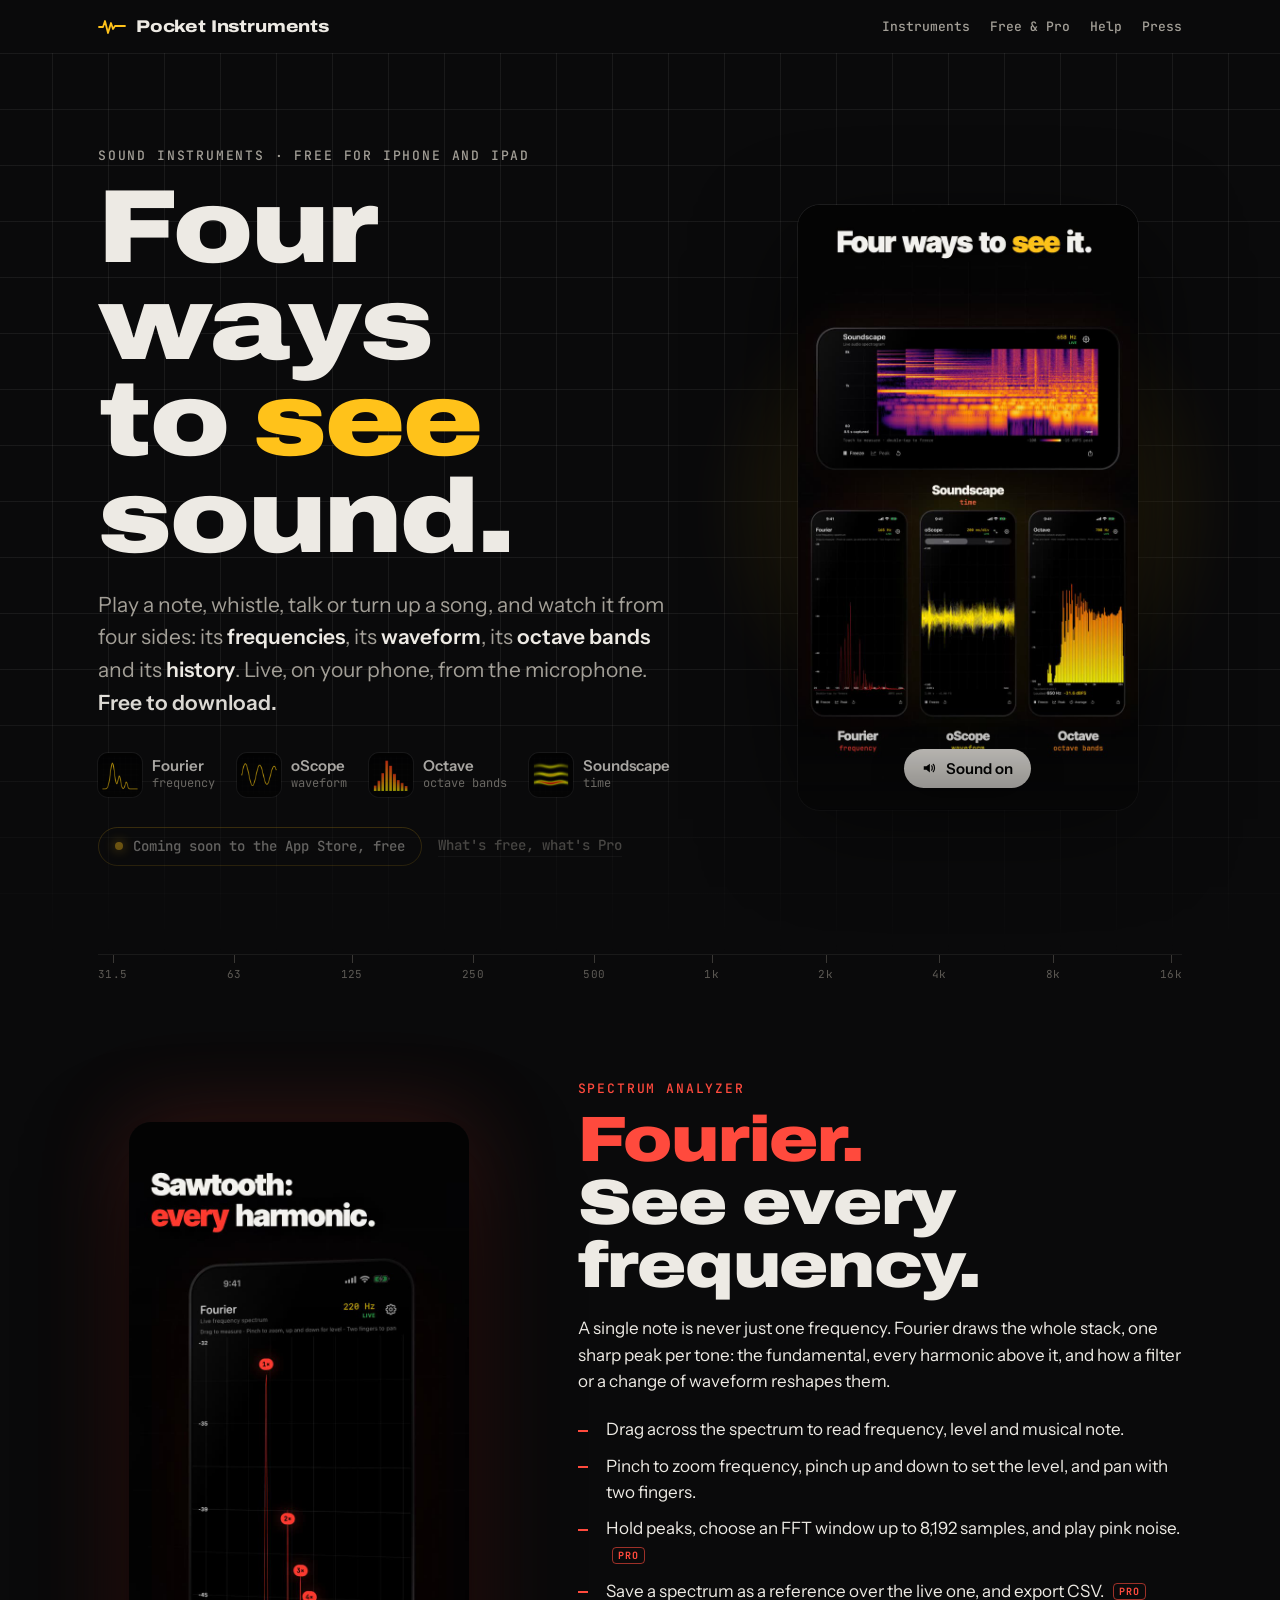
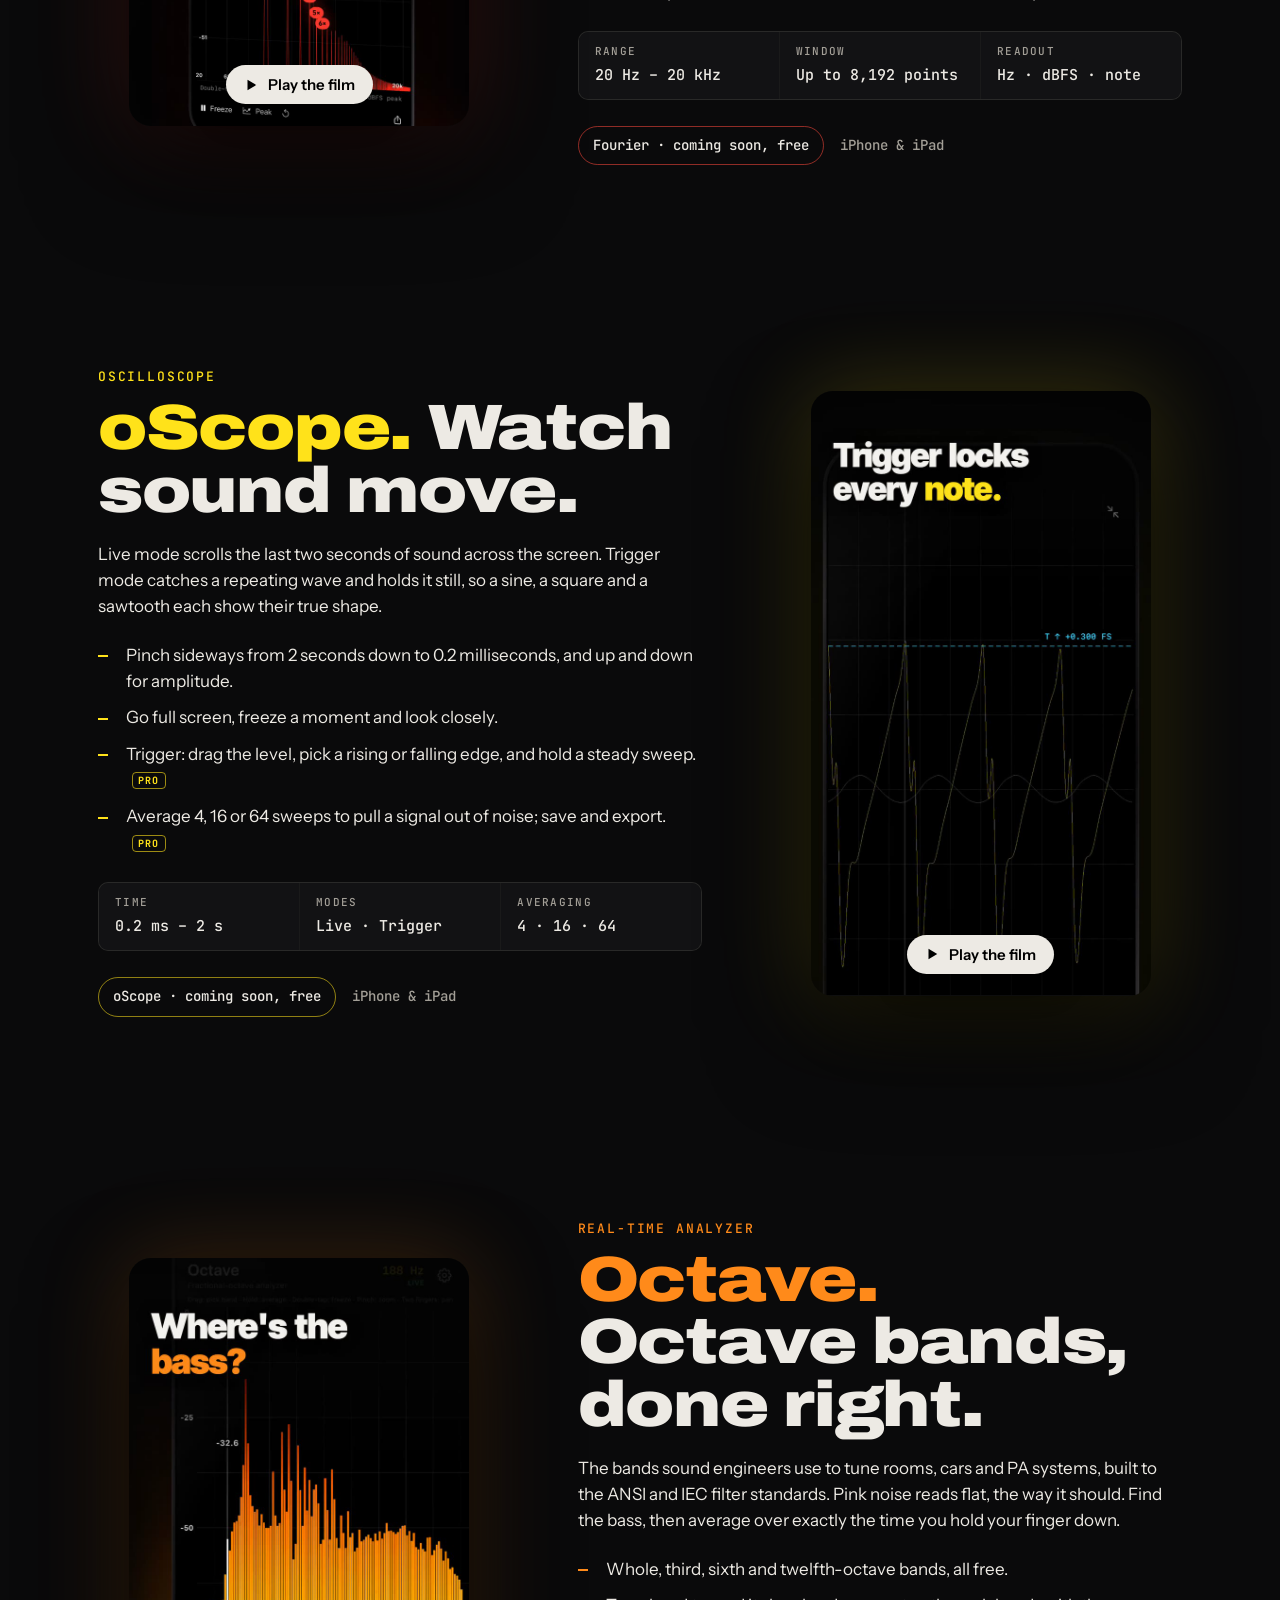
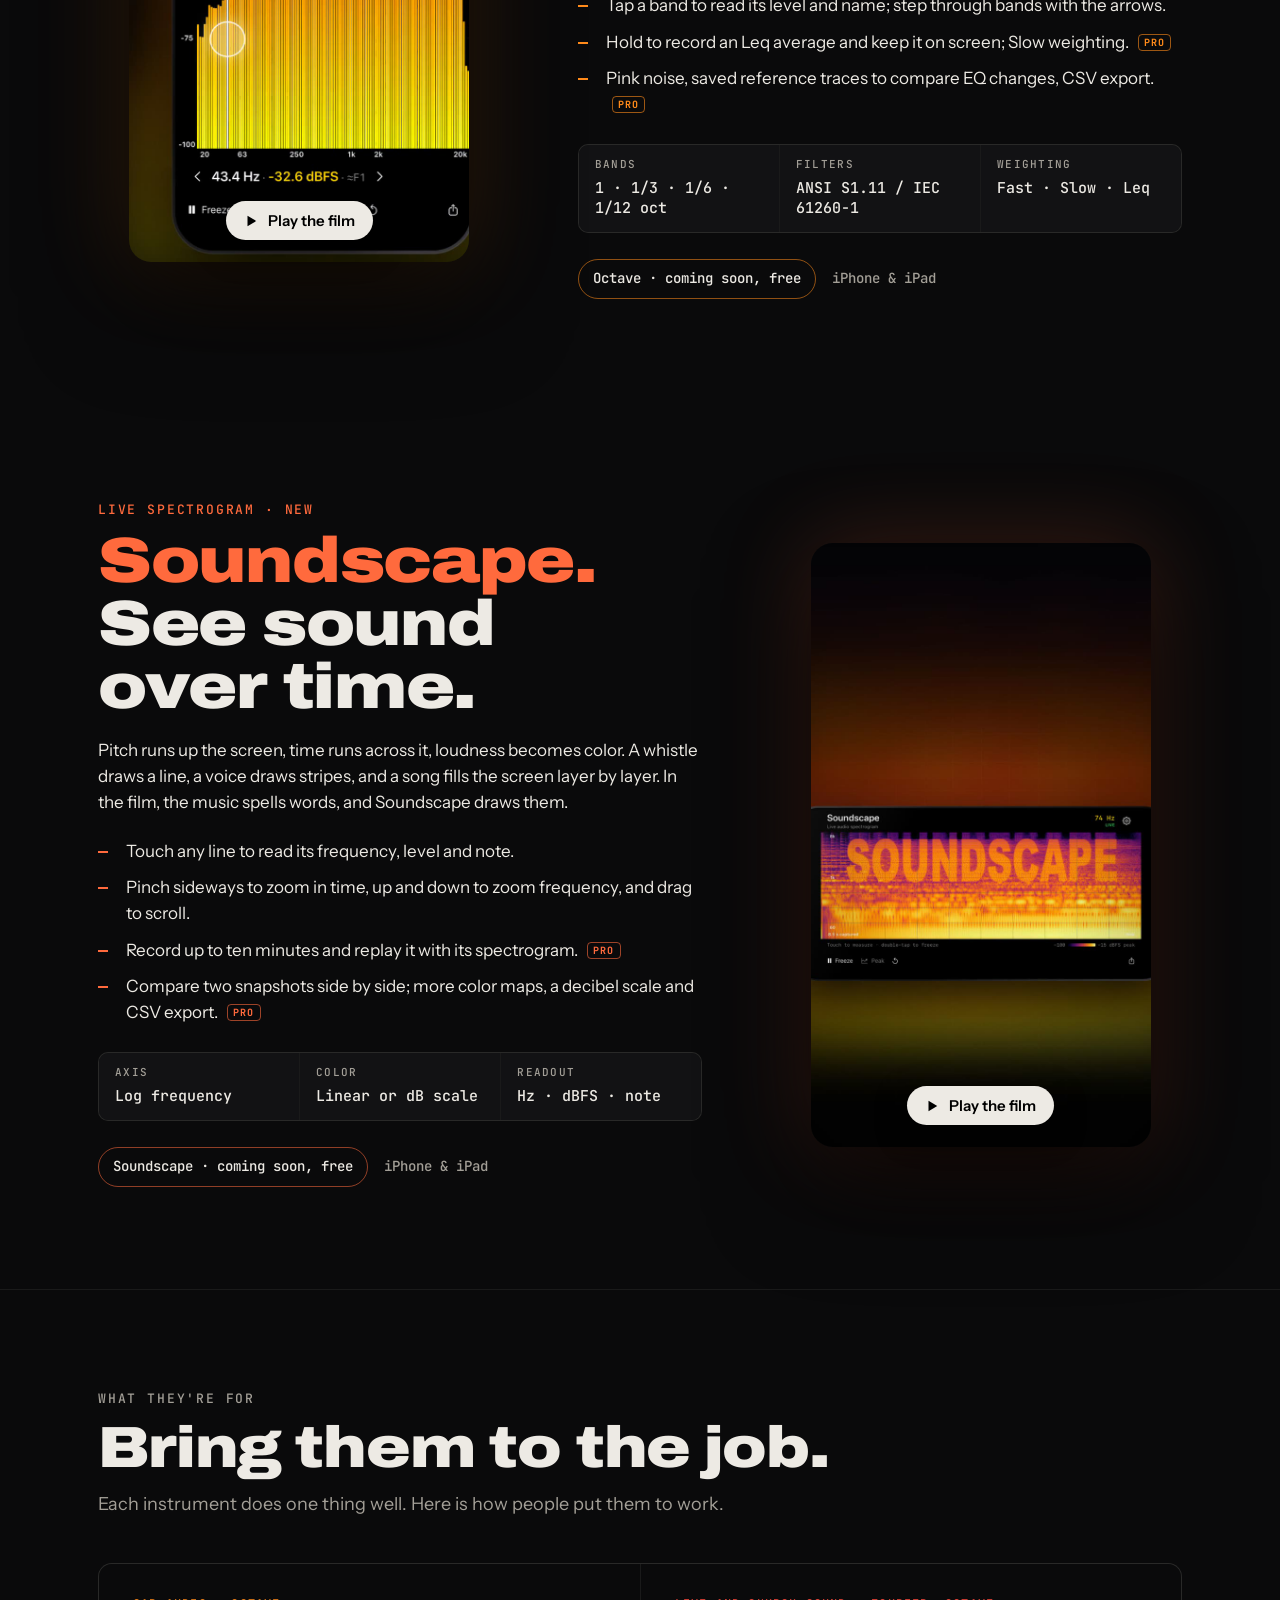
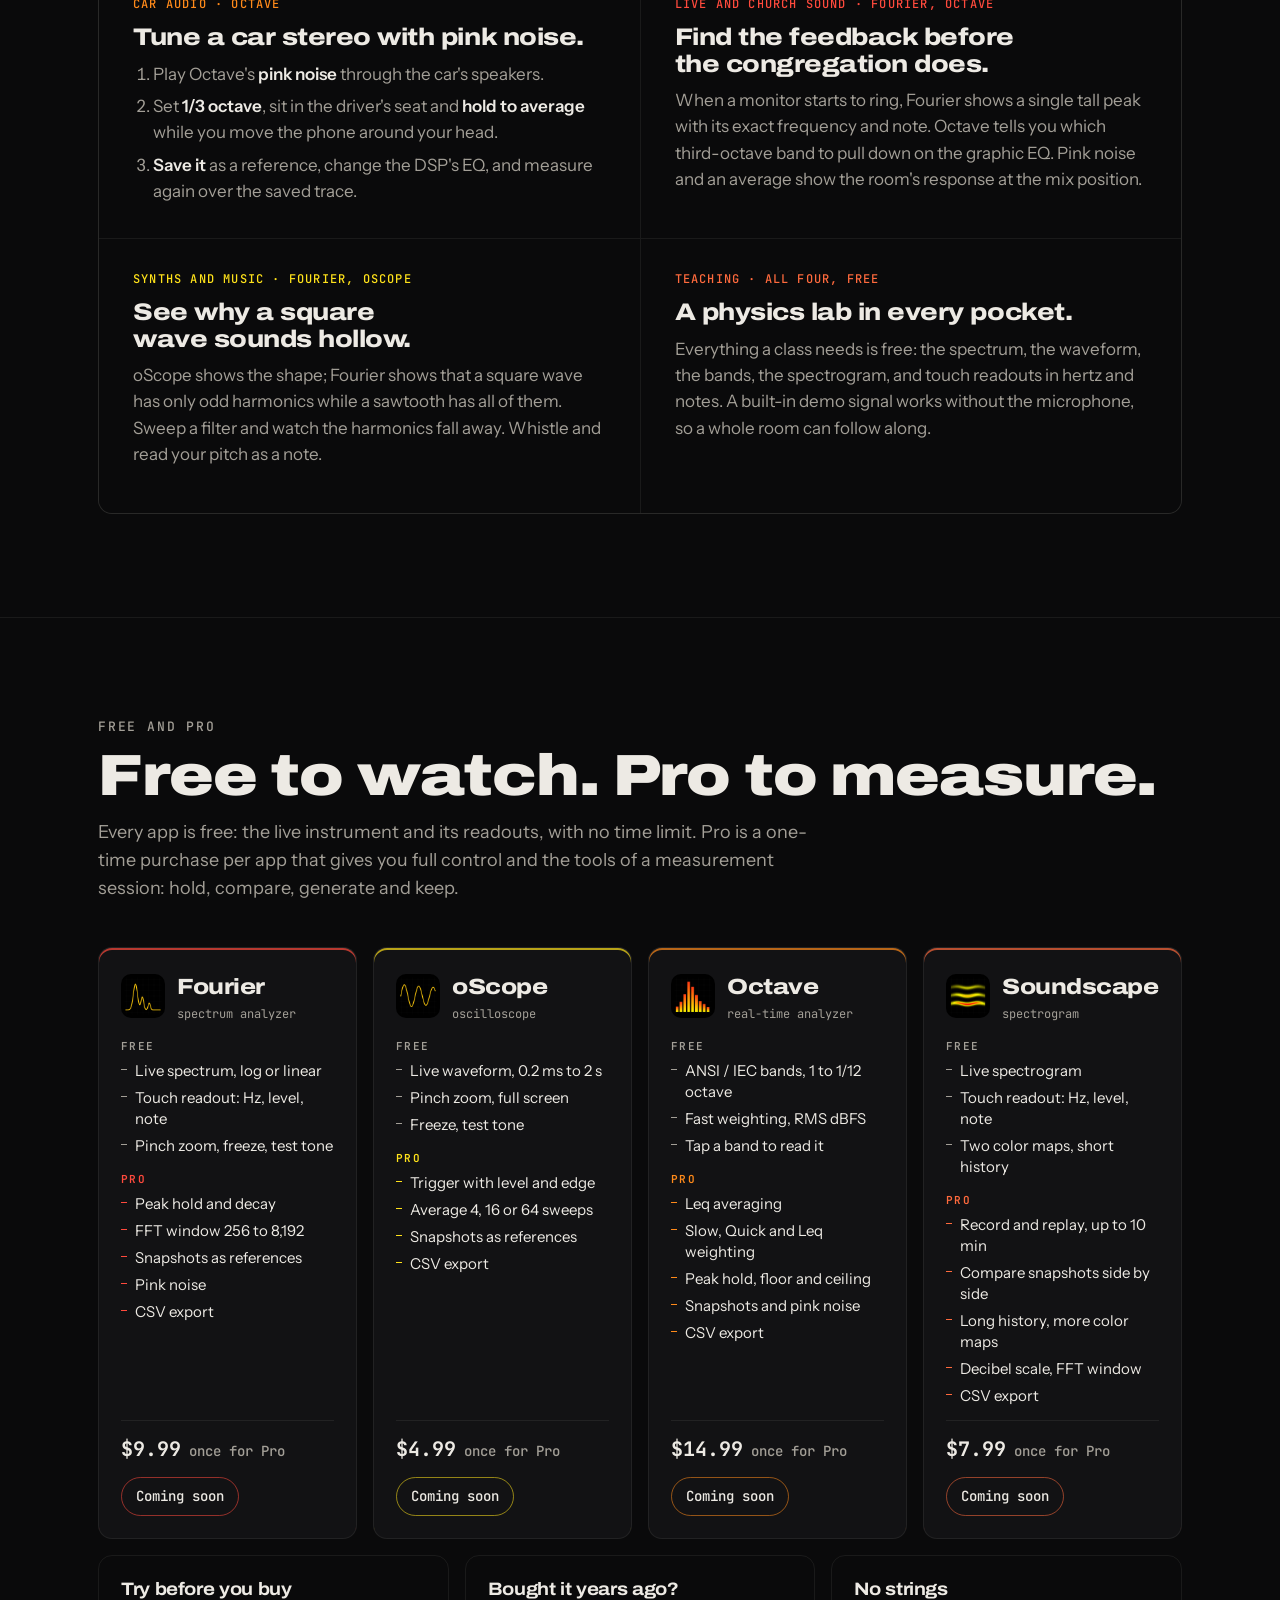
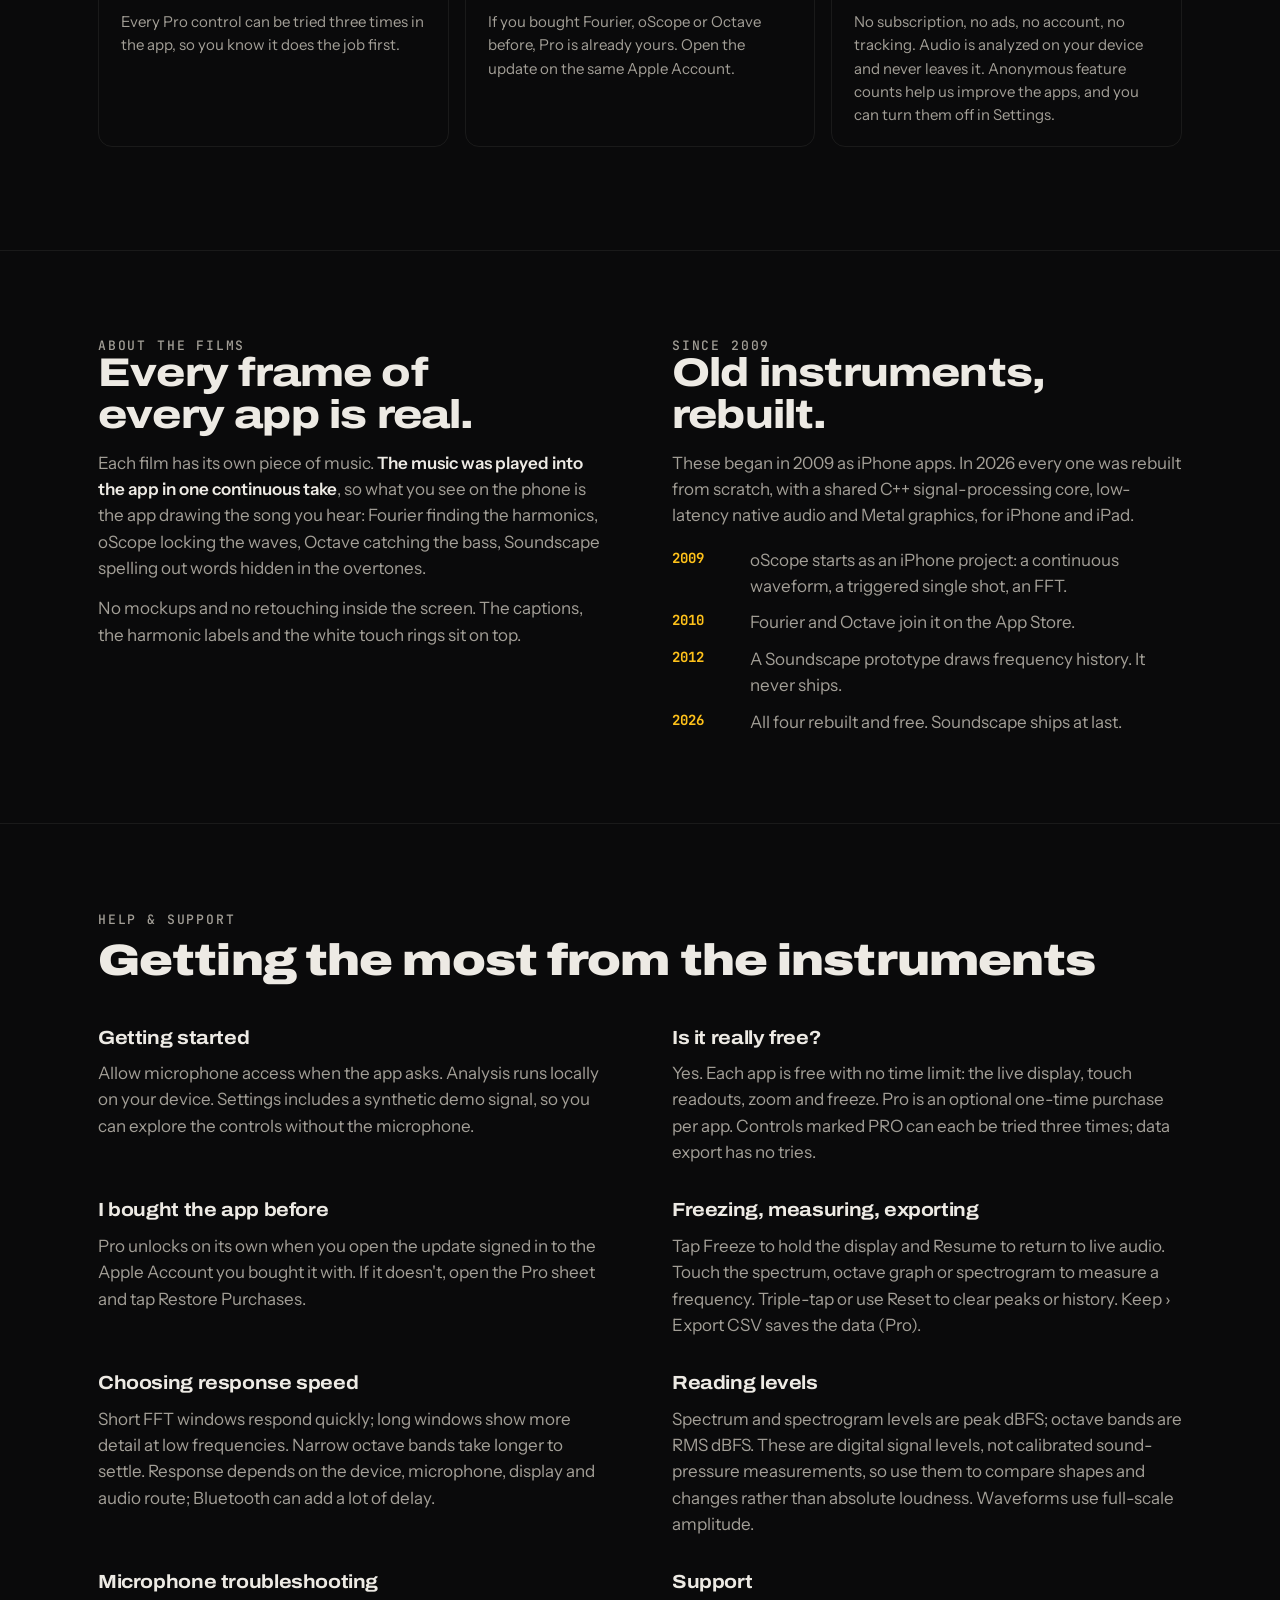
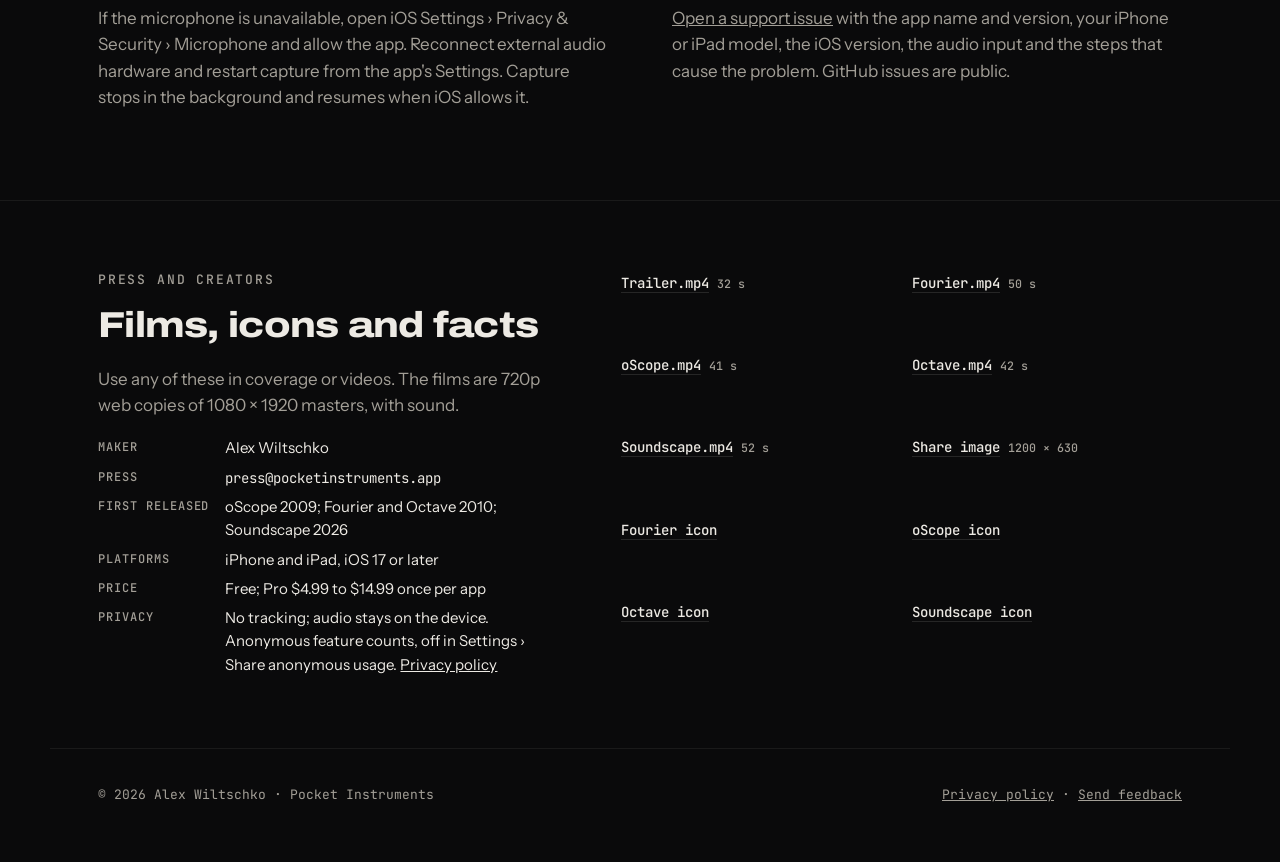
<file: index.html>
<!doctype html>
<html lang="en">
<head>
<meta charset="utf-8">
<meta name="viewport" content="width=device-width, initial-scale=1">
<title>Pocket Instruments: Fourier, oScope, Octave and Soundscape for iPhone and iPad</title>
<meta name="description" content="Four free audio instruments for iPhone and iPad: a spectrum analyzer, an oscilloscope, an ANSI octave-band analyzer and a live spectrogram. Pro is a one-time unlock.">
<link rel="canonical" href="https://pocketinstruments.app/">
<meta name="theme-color" content="#0a0a0b">
<meta property="og:type" content="website">
<meta property="og:site_name" content="Pocket Instruments">
<meta property="og:title" content="Four ways to see sound">
<meta property="og:description" content="Fourier, oScope, Octave and Soundscape: free audio instruments for iPhone and iPad. Every frame in the films is the real app drawing the music.">
<meta property="og:url" content="https://pocketinstruments.app/">
<meta property="og:image" content="https://pocketinstruments.app/media/share.jpg">
<meta property="og:image:width" content="1200">
<meta property="og:image:height" content="630">
<meta property="og:image:alt" content="Fourier, oScope, Octave and Soundscape screens, with the words: Four ways to see sound.">
<meta name="twitter:card" content="summary_large_image">
<link rel="icon" type="image/png" href="icons/oscope.png">
<link rel="apple-touch-icon" href="icons/oscope.png">
<link rel="preconnect" href="https://fonts.googleapis.com">
<link rel="preconnect" href="https://fonts.gstatic.com" crossorigin>
<link rel="stylesheet" href="https://fonts.googleapis.com/css2?family=Archivo:wdth,wght@112..125,600..900&family=Instrument+Sans:wght@400;500;600&family=JetBrains+Mono:wght@400;500;700&display=swap">
<script type="application/ld+json">
{"@context":"https://schema.org","@graph":[
 {"@type":"MobileApplication","name":"Fourier: Spectrum Analyzer","operatingSystem":"iOS 17 or later","applicationCategory":"UtilitiesApplication","url":"https://apps.apple.com/app/id386084557","offers":{"@type":"Offer","price":"0","priceCurrency":"USD"}},
 {"@type":"MobileApplication","name":"oScope: Audio Oscilloscope","operatingSystem":"iOS 17 or later","applicationCategory":"UtilitiesApplication","url":"https://apps.apple.com/app/id344345859","offers":{"@type":"Offer","price":"0","priceCurrency":"USD"}},
 {"@type":"MobileApplication","name":"Octave: Real-Time Analyzer","operatingSystem":"iOS 17 or later","applicationCategory":"UtilitiesApplication","url":"https://apps.apple.com/app/id386083594","offers":{"@type":"Offer","price":"0","priceCurrency":"USD"}},
 {"@type":"MobileApplication","name":"Soundscape: Audio Spectrogram","operatingSystem":"iOS 17 or later","applicationCategory":"UtilitiesApplication","url":"https://apps.apple.com/app/id6819117901","offers":{"@type":"Offer","price":"0","priceCurrency":"USD"}}
]}
</script>
<style>
/* Layout: a rack of instrument front panels. Each app is a module with its own trace color; octave rulers divide the rack. */
:root {
  --panel: #0a0a0b;        /* the instruments' black glass */
  --rack: #121214;         /* module faces */
  --graticule: rgba(237, 234, 228, 0.07);
  --line: rgba(237, 234, 228, 0.12);
  --ink: #edeae4;
  --muted: #a39f97;
  --amber: #ffc21a;        /* the icons' trace */
  --fourier: #ff4a3d;
  --oscope: #ffe21a;
  --octave: #ff8a1a;
  --soundscape: #ff6a3d;
  --display: "Archivo", "Helvetica Neue", Arial, sans-serif;
  --body: "Instrument Sans", "Helvetica Neue", Arial, sans-serif;
  --mono: "JetBrains Mono", ui-monospace, "SF Mono", Menlo, monospace;
  --gutter: clamp(16px, 4vw, 48px);
  color-scheme: dark;
}
* { box-sizing: border-box; }
html { background: var(--panel); scroll-behavior: smooth; }
body {
  margin: 0;
  background: var(--panel);
  color: var(--ink);
  font: 400 17px/1.55 var(--body);
  -webkit-font-smoothing: antialiased;
  overflow-x: hidden;
}
a { color: inherit; }
:focus-visible { outline: 2px solid var(--amber); outline-offset: 3px; border-radius: 4px; }
.wrap { max-width: 1180px; margin: 0 auto; padding-inline: var(--gutter); }
[hidden] { display: none !important; }

/* brand bar: the maker's name over every collection */
.brandbar { display: flex; flex-wrap: wrap; align-items: center; justify-content: space-between; gap: 10px 24px; padding-block: 18px; }
.wordmark { display: inline-flex; align-items: center; gap: 10px; text-decoration: none; font: 800 17px/1 var(--display); font-stretch: 118%; letter-spacing: -0.01em; }
.wordmark svg { width: 28px; height: 16px; color: var(--amber); }
.brandbar .links { display: flex; flex-wrap: wrap; gap: 6px 20px; font: 500 13px/1 var(--mono); }
.brandbar .links a { color: var(--muted); text-decoration: none; }
.brandbar .links a:hover { color: var(--ink); }
.select { user-select: all; font-family: var(--mono); font-size: 14px; }
@media (max-width: 560px) { .brandbar .links a:not([href="#get"]) { display: none; } }

/* graticule behind the hero, as on a scope screen */
.hero {
  position: relative;
  padding-block: clamp(40px, 8vw, 96px) clamp(48px, 7vw, 88px);
  background-image:
    linear-gradient(var(--graticule) 1px, transparent 1px),
    linear-gradient(90deg, var(--graticule) 1px, transparent 1px);
  background-size: 56px 56px;
  background-position: center top;
  -webkit-mask-image: linear-gradient(#000 70%, transparent);
          mask-image: linear-gradient(#000 70%, transparent);
}
.hero-grid { display: grid; grid-template-columns: minmax(0, 1.15fr) minmax(0, 0.85fr); gap: clamp(32px, 6vw, 80px); align-items: center; }
.eyebrow { font: 500 13px/1 var(--mono); letter-spacing: 0.14em; text-transform: uppercase; color: var(--muted); }
h1, h2, h3 { font-family: var(--display); font-stretch: 118%; letter-spacing: -0.02em; text-wrap: balance; margin: 0; }
h1 { font-size: clamp(46px, 8.2vw, 104px); font-weight: 900; line-height: 0.93; margin-block: 18px 22px; }
h1 em { font-style: normal; color: var(--amber); }
.lede { font-size: clamp(18px, 2vw, 21px); color: var(--muted); max-width: 34em; margin: 0; }
.lede strong { color: var(--ink); font-weight: 600; }

.icons { display: flex; flex-wrap: wrap; gap: 14px 22px; margin-block: 34px 30px; padding: 0; list-style: none; }
.icons li { display: flex; align-items: center; gap: 10px; font: 600 15px/1 var(--body); }
.icons a { display: flex; align-items: center; gap: 10px; text-decoration: none; }
.icons img { width: 44px; height: 44px; border-radius: 10px; box-shadow: 0 0 0 1px rgba(255,255,255,0.08); }
.icons span small { display: block; font: 400 12px/1.3 var(--mono); color: var(--muted); margin-top: 3px; }

.cta-row { display: flex; flex-wrap: wrap; gap: 12px 16px; align-items: center; }
.status {
  display: inline-flex; align-items: center; gap: 10px;
  font: 500 14px/1.2 var(--mono); color: var(--ink);
  border: 1px solid rgba(255,194,26,0.4); border-radius: 999px; padding: 10px 16px;
}
.status::before { content: ""; flex: none; width: 8px; height: 8px; border-radius: 50%; background: var(--amber); box-shadow: 0 0 12px var(--amber); }
.button {
  display: inline-flex; align-items: center; gap: 10px; text-decoration: none;
  font: 600 16px/1 var(--body); color: #000; background: var(--amber);
  border-radius: 999px; padding: 14px 20px; box-shadow: 0 10px 30px rgba(255,194,26,0.18);
}
.button svg { width: 16px; height: 16px; }
.quiet-link { font: 500 14px/1.4 var(--mono); color: var(--muted); text-decoration: none; border-bottom: 1px solid var(--line); }
.quiet-link:hover { color: var(--ink); }

/* a vertical film card (the films carry their own phone) */
.phone {
  position: relative; width: 100%; max-width: 340px; margin-inline: auto;
  aspect-ratio: 9 / 16; border-radius: 22px; overflow: hidden; background: #000;
  box-shadow: 0 40px 100px rgba(0,0,0,0.7), 0 0 0 1px rgba(255,255,255,0.09);
}
.phone video { display: block; width: 100%; height: 100%; object-fit: cover; background: #000; }
.film { position: relative; }
.film .play {
  position: absolute; inset: auto 0 22px 0; margin-inline: auto; width: max-content;
  display: inline-flex; align-items: center; gap: 10px;
  font: 600 15px/1 var(--body); color: #000; background: var(--ink);
  border: 0; border-radius: 999px; padding: 12px 18px; cursor: pointer;
  box-shadow: 0 10px 30px rgba(0,0,0,0.5);
}
.film .play svg { width: 14px; height: 14px; }
.film.playing .play { opacity: 0; pointer-events: none; }
.hero .film::after {
  content: ""; position: absolute; inset: 10% -10%; z-index: -1;
  background: radial-gradient(closest-side, rgba(255,194,26,0.28), transparent);
  filter: blur(30px);
}

/* octave ruler: octave-band centres are equally spaced on a log axis */
.ruler { border-top: 1px solid var(--graticule); padding-top: 8px; display: flex; justify-content: space-between; font: 400 11px/1 var(--mono); color: #5d5a55; letter-spacing: 0.04em; margin-block: 0; }
.ruler span { position: relative; padding-top: 6px; }
.ruler span::before { content: ""; position: absolute; top: -8px; left: 50%; height: 8px; border-left: 1px solid #3a3835; }

/* modules */
.module { padding-block: clamp(56px, 8vw, 104px); }
.module-grid { display: grid; grid-template-columns: minmax(0, 0.8fr) minmax(0, 1.2fr); gap: clamp(32px, 6vw, 88px); align-items: center; }
.module.flip .module-grid { grid-template-columns: minmax(0, 1.2fr) minmax(0, 0.8fr); }
.module.flip .film { order: 2; }
.module h2 { font-size: clamp(36px, 5.4vw, 64px); font-weight: 900; line-height: 0.98; margin-block: 14px 18px; }
.module h2 .name { color: var(--accent); }
.module p { margin: 0 0 18px; max-width: 36em; }
.module .eyebrow { color: var(--accent); }
.module .phone { box-shadow: 0 40px 100px rgba(0,0,0,0.7), 0 0 90px color-mix(in srgb, var(--accent) 22%, transparent), 0 0 0 1px rgba(255,255,255,0.06) inset; }
.does { list-style: none; padding: 0; margin: 22px 0 26px; display: grid; gap: 10px; }
.does li { position: relative; padding-left: 28px; }
.does li::before { content: ""; position: absolute; left: 0; top: 0.78em; width: 10px; height: 2px; background: var(--accent); }
.pro {
  display: inline-block; font: 700 10px/1 var(--mono); letter-spacing: 0.12em; text-transform: uppercase;
  color: var(--accent, var(--amber)); border: 1px solid color-mix(in srgb, var(--accent, var(--amber)) 60%, transparent);
  border-radius: 4px; padding: 3px 5px 2px; margin-left: 6px; vertical-align: 2px;
}

/* the panel readout: label over value, engraved */
.readout {
  display: grid; grid-template-columns: repeat(auto-fit, minmax(150px, 1fr)); gap: 1px;
  background: var(--graticule); border: 1px solid var(--graticule); border-radius: 10px; overflow: hidden; margin: 0;
}
.readout div { background: var(--rack); padding: 14px 16px; min-width: 0; }
.readout dt { font: 500 11px/1 var(--mono); letter-spacing: 0.12em; text-transform: uppercase; color: var(--muted); margin-bottom: 8px; }
.readout dd { margin: 0; font: 500 15px/1.35 var(--mono); color: var(--ink); font-variant-numeric: tabular-nums; }

.store { margin-top: 26px; display: flex; flex-wrap: wrap; gap: 12px 16px; align-items: center; font: 500 14px/1.4 var(--mono); color: var(--muted); }
.store .get {
  text-decoration: none; font: 600 15px/1 var(--body); color: #000; background: var(--accent);
  border-radius: 999px; padding: 12px 18px;
}
.store .soon { color: var(--ink); border: 1px solid color-mix(in srgb, var(--accent) 55%, transparent); border-radius: 999px; padding: 9px 14px; }

/* uses */
.section { padding-block: clamp(56px, 8vw, 104px); border-top: 1px solid var(--graticule); }
.section > .wrap > h2 { font-size: clamp(34px, 5vw, 58px); font-weight: 900; line-height: 1; margin-block: 14px 14px; }
.section .intro { color: var(--muted); max-width: 40em; margin: 0 0 clamp(28px, 4vw, 44px); font-size: 18px; }
.uses { display: grid; grid-template-columns: repeat(2, minmax(0, 1fr)); gap: 1px; background: var(--graticule); border: 1px solid var(--graticule); border-radius: 14px; overflow: hidden; }
.use { background: var(--panel); padding: clamp(22px, 3vw, 34px); min-width: 0; }
.use h3 { font-size: 24px; font-weight: 800; line-height: 1.1; margin-bottom: 10px; }
.use .tag { font: 500 12px/1 var(--mono); letter-spacing: 0.1em; text-transform: uppercase; color: var(--accent); margin-bottom: 14px; display: block; }
.use p { color: var(--muted); margin: 0 0 12px; }
.use ol { margin: 0; padding-left: 1.2em; color: var(--muted); display: grid; gap: 6px; }
.use ol b { color: var(--ink); font-weight: 600; }
.use a { color: var(--accent); text-decoration: none; border-bottom: 1px solid color-mix(in srgb, var(--accent) 40%, transparent); }

/* free and pro */
.plans { display: grid; grid-template-columns: repeat(4, minmax(0, 1fr)); gap: 16px; }
.plan {
  background: var(--rack); border: 1px solid var(--graticule); border-radius: 14px; padding: 22px; min-width: 0;
  display: flex; flex-direction: column; gap: 14px;
  box-shadow: inset 0 2px 0 color-mix(in srgb, var(--accent) 70%, transparent);
}
.plan header { display: flex; align-items: center; gap: 12px; }
.plan header img { width: 44px; height: 44px; border-radius: 10px; }
.plan h3 { font-size: 22px; font-weight: 800; }
.plan h3 small { display: block; font: 400 12px/1.3 var(--mono); color: var(--muted); letter-spacing: 0; margin-top: 3px; }
.plan h4 { font: 600 11px/1 var(--mono); letter-spacing: 0.12em; text-transform: uppercase; color: var(--muted); margin: 4px 0 8px; }
.plan h4.p { color: var(--accent); }
.plan ul { list-style: none; padding: 0; margin: 0; display: grid; gap: 6px; font-size: 15px; line-height: 1.4; }
.plan ul li { padding-left: 14px; position: relative; }
.plan ul li::before { content: ""; position: absolute; left: 0; top: 0.62em; width: 6px; height: 1.5px; background: var(--muted); }
.plan .p + ul li::before { background: var(--accent); }
.plan .price { margin-top: auto; padding-top: 14px; border-top: 1px solid var(--graticule); font: 500 14px/1.4 var(--mono); color: var(--muted); }
.plan .price b { color: var(--ink); font-size: 20px; font-weight: 700; }
.plan .store { margin-top: 0; }
.promises { display: grid; grid-template-columns: repeat(3, minmax(0, 1fr)); gap: 16px; margin-top: 16px; }
.promise { border: 1px solid var(--graticule); border-radius: 14px; padding: 20px 22px; }
.promise h3 { font-size: 18px; font-stretch: 112%; font-weight: 700; margin-bottom: 6px; }
.promise p { color: var(--muted); margin: 0; font-size: 15px; }

/* real footage + history */
.notes { padding-block: clamp(48px, 7vw, 88px); border-top: 1px solid var(--graticule); }
.notes-grid { display: grid; grid-template-columns: repeat(2, minmax(0, 1fr)); gap: clamp(28px, 5vw, 64px); }
.notes h2 { font-size: clamp(28px, 3.6vw, 40px); font-weight: 800; line-height: 1.05; margin-bottom: 14px; }
.notes p { color: var(--muted); margin: 0 0 14px; max-width: 34em; }
.notes p strong { color: var(--ink); font-weight: 600; }
.timeline { list-style: none; padding: 0; margin: 18px 0 0; display: grid; gap: 10px; }
.timeline li { display: grid; grid-template-columns: 64px minmax(0, 1fr); gap: 14px; color: var(--muted); }
.timeline b { font: 700 14px/1.6 var(--mono); color: var(--amber); }

/* help */
.help { padding-block: clamp(48px, 7vw, 96px); border-top: 1px solid var(--graticule); }
.help h2 { font-size: clamp(30px, 4vw, 44px); font-weight: 900; margin-bottom: 28px; }
.help-grid { display: grid; grid-template-columns: repeat(2, minmax(0, 1fr)); gap: 30px clamp(28px, 5vw, 64px); }
.help h3 { font-size: 19px; font-stretch: 112%; font-weight: 700; margin-bottom: 8px; }
.help p { color: var(--muted); margin: 0; }

/* press */
.press { padding-block: clamp(40px, 6vw, 72px); border-top: 1px solid var(--graticule); }
.press-grid { display: grid; grid-template-columns: minmax(0, 0.9fr) minmax(0, 1.1fr); gap: clamp(28px, 5vw, 64px); }
.press h2 { font-size: clamp(26px, 3.4vw, 36px); font-weight: 800; margin-block: 12px 12px; }
.press p { color: var(--muted); margin: 0 0 12px; }
.files { list-style: none; padding: 0; margin: 0; display: grid; grid-template-columns: repeat(2, minmax(0, 1fr)); gap: 8px 20px; font: 500 14px/1.5 var(--mono); }
.files a { text-decoration: none; border-bottom: 1px solid var(--line); }
.files small { color: var(--muted); }
.facts { margin: 18px 0 0; display: grid; grid-template-columns: max-content minmax(0, 1fr); gap: 6px 16px; font-size: 15px; }
.facts dt { font: 500 12px/1.9 var(--mono); letter-spacing: 0.08em; text-transform: uppercase; color: var(--muted); }
.facts dd { margin: 0; }

footer { padding-block: 36px 56px; border-top: 1px solid var(--graticule); font: 400 13px/1.6 var(--mono); color: var(--muted); display: flex; flex-wrap: wrap; gap: 8px 24px; justify-content: space-between; }

@media (max-width: 1020px) {
  .plans { grid-template-columns: repeat(2, minmax(0, 1fr)); }
}
@media (max-width: 860px) {
  .hero-grid, .module-grid, .module.flip .module-grid, .notes-grid, .help-grid, .uses, .press-grid, .promises { grid-template-columns: minmax(0, 1fr); }
  .module.flip .film { order: 0; }
  .phone { max-width: 300px; }
  .ruler span:nth-child(even) { visibility: hidden; }
}
@media (max-width: 560px) {
  .plans, .files { grid-template-columns: minmax(0, 1fr); }
}
@media (prefers-reduced-motion: reduce) { html { scroll-behavior: auto; } }
</style>
</head>
<body>

<nav class="brandbar wrap" aria-label="Pocket Instruments">
  <a class="wordmark" href="./"><svg viewBox="0 0 28 16" aria-hidden="true"><path d="M1 8h4l2-6 3 12 3-10 2 6 2-3h10" fill="none" stroke="currentColor" stroke-width="1.8" stroke-linecap="round" stroke-linejoin="round"/></svg>Pocket Instruments</a>
  <span class="links"><a href="#fourier">Instruments</a><a href="#get">Free &amp; Pro</a><a href="#help">Help</a><a href="#press">Press</a></span>
</nav>

<header class="hero">
  <div class="wrap hero-grid">
    <div>
      <div class="eyebrow">Sound Instruments · free for iPhone and iPad</div>
      <h1>Four ways to <em>see</em> sound.</h1>
      <p class="lede">Play a note, whistle, talk or turn up a song, and watch it from four sides: its <strong>frequencies</strong>, its <strong>waveform</strong>, its <strong>octave bands</strong> and its <strong>history</strong>. Live, on your phone, from the microphone. <strong>Free to download.</strong></p>
      <ul class="icons" aria-label="The instruments">
        <li><a href="#fourier"><img src="icons/fourier.png" alt=""><span>Fourier<small>frequency</small></span></a></li>
        <li><a href="#oscope"><img src="icons/oscope.png" alt=""><span>oScope<small>waveform</small></span></a></li>
        <li><a href="#octave"><img src="icons/octave.png" alt=""><span>Octave<small>octave bands</small></span></a></li>
        <li><a href="#soundscape"><img src="icons/soundscape.png" alt=""><span>Soundscape<small>time</small></span></a></li>
      </ul>
      <div class="cta-row">
        <span class="status" id="status">Coming soon to the App Store, free</span>
        <a class="button" id="hero-get" href="#get" hidden><svg viewBox="0 0 16 16" aria-hidden="true"><path d="M8 2v9M4 7.5 8 11.5l4-4M3 14h10" stroke="currentColor" stroke-width="1.8" fill="none" stroke-linecap="round" stroke-linejoin="round"/></svg>Get them free</a>
        <a class="quiet-link" href="#get">What's free, what's Pro</a>
      </div>
    </div>
    <div class="film" data-autoplay>
      <div class="phone"><video id="trailer" src="media/soundinstruments.mp4" poster="media/soundinstruments.jpg" muted loop playsinline preload="metadata" aria-label="Sound Instruments trailer"></video></div>
      <button class="play" type="button" data-sound><svg viewBox="0 0 16 16" aria-hidden="true"><path d="M2 6h3l4-3v10l-4-3H2z" fill="currentColor"/><path d="M11 5.5c1 .8 1 4.2 0 5M12.8 3.8c2 1.8 2 6.6 0 8.4" stroke="currentColor" stroke-width="1.4" fill="none" stroke-linecap="round"/></svg>Sound on</button>
    </div>
  </div>
</header>

<div class="wrap"><p class="ruler" aria-hidden="true"><span>31.5</span><span>63</span><span>125</span><span>250</span><span>500</span><span>1k</span><span>2k</span><span>4k</span><span>8k</span><span>16k</span></p></div>

<section class="module" id="fourier" style="--accent: var(--fourier)">
  <div class="wrap module-grid">
    <div class="film">
      <div class="phone"><video src="media/fourier.mp4" poster="media/fourier.jpg" playsinline preload="none" aria-label="Fourier film"></video></div>
      <button class="play" type="button"><svg viewBox="0 0 16 16" aria-hidden="true"><path d="M4 2l10 6-10 6z" fill="currentColor"/></svg>Play the film</button>
    </div>
    <div>
      <div class="eyebrow">Spectrum analyzer</div>
      <h2><span class="name">Fourier.</span> See every frequency.</h2>
      <p>A single note is never just one frequency. Fourier draws the whole stack, one sharp peak per tone: the fundamental, every harmonic above it, and how a filter or a change of waveform reshapes them.</p>
      <ul class="does">
        <li>Drag across the spectrum to read frequency, level and musical note.</li>
        <li>Pinch to zoom frequency, pinch up and down to set the level, and pan with two fingers.</li>
        <li>Hold peaks, choose an FFT window up to 8,192 samples, and play pink noise. <span class="pro">Pro</span></li>
        <li>Save a spectrum as a reference over the live one, and export CSV. <span class="pro">Pro</span></li>
      </ul>
      <dl class="readout">
        <div><dt>Range</dt><dd>20 Hz – 20 kHz</dd></div>
        <div><dt>Window</dt><dd>Up to 8,192 points</dd></div>
        <div><dt>Readout</dt><dd>Hz · dBFS · note</dd></div>
      </dl>
      <div class="store" data-app="fourier"></div>
    </div>
  </div>
</section>

<section class="module flip" id="oscope" style="--accent: var(--oscope)">
  <div class="wrap module-grid">
    <div class="film">
      <div class="phone"><video src="media/oscope.mp4" poster="media/oscope.jpg" playsinline preload="none" aria-label="oScope film"></video></div>
      <button class="play" type="button"><svg viewBox="0 0 16 16" aria-hidden="true"><path d="M4 2l10 6-10 6z" fill="currentColor"/></svg>Play the film</button>
    </div>
    <div>
      <div class="eyebrow">Oscilloscope</div>
      <h2><span class="name">oScope.</span> Watch sound move.</h2>
      <p>Live mode scrolls the last two seconds of sound across the screen. Trigger mode catches a repeating wave and holds it still, so a sine, a square and a sawtooth each show their true shape.</p>
      <ul class="does">
        <li>Pinch sideways from 2 seconds down to 0.2 milliseconds, and up and down for amplitude.</li>
        <li>Go full screen, freeze a moment and look closely.</li>
        <li>Trigger: drag the level, pick a rising or falling edge, and hold a steady sweep. <span class="pro">Pro</span></li>
        <li>Average 4, 16 or 64 sweeps to pull a signal out of noise; save and export. <span class="pro">Pro</span></li>
      </ul>
      <dl class="readout">
        <div><dt>Time</dt><dd>0.2 ms – 2 s</dd></div>
        <div><dt>Modes</dt><dd>Live · Trigger</dd></div>
        <div><dt>Averaging</dt><dd>4 · 16 · 64</dd></div>
      </dl>
      <div class="store" data-app="oscope"></div>
    </div>
  </div>
</section>

<section class="module" id="octave" style="--accent: var(--octave)">
  <div class="wrap module-grid">
    <div class="film">
      <div class="phone"><video src="media/octave.mp4" poster="media/octave.jpg" playsinline preload="none" aria-label="Octave film"></video></div>
      <button class="play" type="button"><svg viewBox="0 0 16 16" aria-hidden="true"><path d="M4 2l10 6-10 6z" fill="currentColor"/></svg>Play the film</button>
    </div>
    <div>
      <div class="eyebrow">Real-time analyzer</div>
      <h2><span class="name">Octave.</span> Octave bands, done right.</h2>
      <p>The bands sound engineers use to tune rooms, cars and PA systems, built to the ANSI and IEC filter standards. Pink noise reads flat, the way it should. Find the bass, then average over exactly the time you hold your finger down.</p>
      <ul class="does">
        <li>Whole, third, sixth and twelfth-octave bands, all free.</li>
        <li>Tap a band to read its level and name; step through bands with the arrows.</li>
        <li>Hold to record an Leq average and keep it on screen; Slow weighting. <span class="pro">Pro</span></li>
        <li>Pink noise, saved reference traces to compare EQ changes, CSV export. <span class="pro">Pro</span></li>
      </ul>
      <dl class="readout">
        <div><dt>Bands</dt><dd>1 · 1/3 · 1/6 · 1/12 oct</dd></div>
        <div><dt>Filters</dt><dd>ANSI S1.11 / IEC 61260-1</dd></div>
        <div><dt>Weighting</dt><dd>Fast · Slow · Leq</dd></div>
      </dl>
      <div class="store" data-app="octave"></div>
    </div>
  </div>
</section>

<section class="module flip" id="soundscape" style="--accent: var(--soundscape)">
  <div class="wrap module-grid">
    <div class="film">
      <div class="phone"><video src="media/soundscape.mp4" poster="media/soundscape.jpg" playsinline preload="none" aria-label="Soundscape film"></video></div>
      <button class="play" type="button"><svg viewBox="0 0 16 16" aria-hidden="true"><path d="M4 2l10 6-10 6z" fill="currentColor"/></svg>Play the film</button>
    </div>
    <div>
      <div class="eyebrow">Live spectrogram · new</div>
      <h2><span class="name">Soundscape.</span> See sound over time.</h2>
      <p>Pitch runs up the screen, time runs across it, loudness becomes color. A whistle draws a line, a voice draws stripes, and a song fills the screen layer by layer. In the film, the music spells words, and Soundscape draws them.</p>
      <ul class="does">
        <li>Touch any line to read its frequency, level and note.</li>
        <li>Pinch sideways to zoom in time, up and down to zoom frequency, and drag to scroll.</li>
        <li>Record up to ten minutes and replay it with its spectrogram. <span class="pro">Pro</span></li>
        <li>Compare two snapshots side by side; more color maps, a decibel scale and CSV export. <span class="pro">Pro</span></li>
      </ul>
      <dl class="readout">
        <div><dt>Axis</dt><dd>Log frequency</dd></div>
        <div><dt>Color</dt><dd>Linear or dB scale</dd></div>
        <div><dt>Readout</dt><dd>Hz · dBFS · note</dd></div>
      </dl>
      <div class="store" data-app="soundscape"></div>
    </div>
  </div>
</section>

<section class="section" id="uses">
  <div class="wrap">
    <div class="eyebrow">What they're for</div>
    <h2>Bring them to the job.</h2>
    <p class="intro">Each instrument does one thing well. Here is how people put them to work.</p>
    <div class="uses">
      <div class="use" style="--accent: var(--octave)">
        <span class="tag">Car audio · Octave</span>
        <h3>Tune a car stereo with pink noise.</h3>
        <ol>
          <li>Play Octave's <b>pink noise</b> through the car's speakers.</li>
          <li>Set <b>1/3 octave</b>, sit in the driver's seat and <b>hold to average</b> while you move the phone around your head.</li>
          <li><b>Save it</b> as a reference, change the DSP's EQ, and measure again over the saved trace.</li>
        </ol>
      </div>
      <div class="use" style="--accent: var(--fourier)">
        <span class="tag">Live and church sound · Fourier, Octave</span>
        <h3>Find the feedback before the congregation does.</h3>
        <p>When a monitor starts to ring, Fourier shows a single tall peak with its exact frequency and note. Octave tells you which third-octave band to pull down on the graphic EQ. Pink noise and an average show the room's response at the mix position.</p>
      </div>
      <div class="use" style="--accent: var(--oscope)">
        <span class="tag">Synths and music · Fourier, oScope</span>
        <h3>See why a square wave sounds hollow.</h3>
        <p>oScope shows the shape; Fourier shows that a square wave has only odd harmonics while a sawtooth has all of them. Sweep a filter and watch the harmonics fall away. Whistle and read your pitch as a note.</p>
      </div>
      <div class="use" style="--accent: var(--soundscape)">
        <span class="tag">Teaching · all four, free</span>
        <h3>A physics lab in every pocket.</h3>
        <p>Everything a class needs is free: the spectrum, the waveform, the bands, the spectrogram, and touch readouts in hertz and notes. A built-in demo signal works without the microphone, so a whole room can follow along.</p>
      </div>
    </div>
  </div>
</section>

<section class="section" id="get">
  <div class="wrap">
    <div class="eyebrow">Free and Pro</div>
    <h2>Free to watch. Pro to measure.</h2>
    <p class="intro">Every app is free: the live instrument and its readouts, with no time limit. Pro is a one-time purchase per app that gives you full control and the tools of a measurement session: hold, compare, generate and keep.</p>
    <div class="plans">
      <article class="plan" style="--accent: var(--fourier)">
        <header><img src="icons/fourier.png" alt=""><h3>Fourier<small>spectrum analyzer</small></h3></header>
        <div><h4>Free</h4><ul><li>Live spectrum, log or linear</li><li>Touch readout: Hz, level, note</li><li>Pinch zoom, freeze, test tone</li></ul></div>
        <div><h4 class="p">Pro</h4><ul><li>Peak hold and decay</li><li>FFT window 256 to 8,192</li><li>Snapshots as references</li><li>Pink noise</li><li>CSV export</li></ul></div>
        <div class="price"><b>$9.99</b> once for Pro</div>
        <div class="store" data-app="fourier" data-compact></div>
      </article>
      <article class="plan" style="--accent: var(--oscope)">
        <header><img src="icons/oscope.png" alt=""><h3>oScope<small>oscilloscope</small></h3></header>
        <div><h4>Free</h4><ul><li>Live waveform, 0.2 ms to 2 s</li><li>Pinch zoom, full screen</li><li>Freeze, test tone</li></ul></div>
        <div><h4 class="p">Pro</h4><ul><li>Trigger with level and edge</li><li>Average 4, 16 or 64 sweeps</li><li>Snapshots as references</li><li>CSV export</li></ul></div>
        <div class="price"><b>$4.99</b> once for Pro</div>
        <div class="store" data-app="oscope" data-compact></div>
      </article>
      <article class="plan" style="--accent: var(--octave)">
        <header><img src="icons/octave.png" alt=""><h3>Octave<small>real-time analyzer</small></h3></header>
        <div><h4>Free</h4><ul><li>ANSI / IEC bands, 1 to 1/12 octave</li><li>Fast weighting, RMS dBFS</li><li>Tap a band to read it</li></ul></div>
        <div><h4 class="p">Pro</h4><ul><li>Leq averaging</li><li>Slow, Quick and Leq weighting</li><li>Peak hold, floor and ceiling</li><li>Snapshots and pink noise</li><li>CSV export</li></ul></div>
        <div class="price"><b>$14.99</b> once for Pro</div>
        <div class="store" data-app="octave" data-compact></div>
      </article>
      <article class="plan" style="--accent: var(--soundscape)">
        <header><img src="icons/soundscape.png" alt=""><h3>Soundscape<small>spectrogram</small></h3></header>
        <div><h4>Free</h4><ul><li>Live spectrogram</li><li>Touch readout: Hz, level, note</li><li>Two color maps, short history</li></ul></div>
        <div><h4 class="p">Pro</h4><ul><li>Record and replay, up to 10 min</li><li>Compare snapshots side by side</li><li>Long history, more color maps</li><li>Decibel scale, FFT window</li><li>CSV export</li></ul></div>
        <div class="price"><b>$7.99</b> once for Pro</div>
        <div class="store" data-app="soundscape" data-compact></div>
      </article>
    </div>
    <div class="promises">
      <div class="promise"><h3>Try before you buy</h3><p>Every Pro control can be tried three times in the app, so you know it does the job first.</p></div>
      <div class="promise"><h3>Bought it years ago?</h3><p>If you bought Fourier, oScope or Octave before, Pro is already yours. Open the update on the same Apple Account.</p></div>
      <div class="promise"><h3>No strings</h3><p>No subscription, no ads, no account, no tracking. Audio is analyzed on your device and never leaves it. Anonymous feature counts help us improve the apps, and you can turn them off in Settings.</p></div>
    </div>
  </div>
</section>

<section class="notes">
  <div class="wrap notes-grid">
    <div>
      <div class="eyebrow">About the films</div>
      <h2>Every frame of every app is real.</h2>
      <p>Each film has its own piece of music. <strong>The music was played into the app in one continuous take</strong>, so what you see on the phone is the app drawing the song you hear: Fourier finding the harmonics, oScope locking the waves, Octave catching the bass, Soundscape spelling out words hidden in the overtones.</p>
      <p>No mockups and no retouching inside the screen. The captions, the harmonic labels and the white touch rings sit on top.</p>
    </div>
    <div>
      <div class="eyebrow">Since 2009</div>
      <h2>Old instruments, rebuilt.</h2>
      <p>These began in 2009 as iPhone apps. In 2026 every one was rebuilt from scratch, with a shared C++ signal-processing core, low-latency native audio and Metal graphics, for iPhone and iPad.</p>
      <ol class="timeline">
        <li><b>2009</b><span>oScope starts as an iPhone project: a continuous waveform, a triggered single shot, an FFT.</span></li>
        <li><b>2010</b><span>Fourier and Octave join it on the App Store.</span></li>
        <li><b>2012</b><span>A Soundscape prototype draws frequency history. It never ships.</span></li>
        <li><b>2026</b><span>All four rebuilt and free. Soundscape ships at last.</span></li>
      </ol>
    </div>
  </div>
</section>

<section class="help" id="help">
  <div class="wrap">
    <div class="eyebrow">Help &amp; support</div>
    <h2>Getting the most from the instruments</h2>
    <div class="help-grid">
      <div><h3>Getting started</h3><p>Allow microphone access when the app asks. Analysis runs locally on your device. Settings includes a synthetic demo signal, so you can explore the controls without the microphone.</p></div>
      <div><h3>Is it really free?</h3><p>Yes. Each app is free with no time limit: the live display, touch readouts, zoom and freeze. Pro is an optional one-time purchase per app. Controls marked PRO can each be tried three times; data export has no tries.</p></div>
      <div><h3>I bought the app before</h3><p>Pro unlocks on its own when you open the update signed in to the Apple Account you bought it with. If it doesn't, open the Pro sheet and tap Restore Purchases.</p></div>
      <div><h3>Freezing, measuring, exporting</h3><p>Tap Freeze to hold the display and Resume to return to live audio. Touch the spectrum, octave graph or spectrogram to measure a frequency. Triple-tap or use Reset to clear peaks or history. Keep › Export CSV saves the data (Pro).</p></div>
      <div><h3>Choosing response speed</h3><p>Short FFT windows respond quickly; long windows show more detail at low frequencies. Narrow octave bands take longer to settle. Response depends on the device, microphone, display and audio route; Bluetooth can add a lot of delay.</p></div>
      <div><h3>Reading levels</h3><p>Spectrum and spectrogram levels are peak dBFS; octave bands are RMS dBFS. These are digital signal levels, not calibrated sound-pressure measurements, so use them to compare shapes and changes rather than absolute loudness. Waveforms use full-scale amplitude.</p></div>
      <div><h3>Microphone troubleshooting</h3><p>If the microphone is unavailable, open iOS Settings › Privacy &amp; Security › Microphone and allow the app. Reconnect external audio hardware and restart capture from the app's Settings. Capture stops in the background and resumes when iOS allows it.</p></div>
      <div><h3>Support</h3><p><a href="https://github.com/alexbw/oScope-Website/issues/new">Open a support issue</a> with the app name and version, your iPhone or iPad model, the iOS version, the audio input and the steps that cause the problem. GitHub issues are public.</p></div>
    </div>
  </div>
</section>

<section class="press" id="press">
  <div class="wrap press-grid">
    <div>
      <div class="eyebrow">Press and creators</div>
      <h2>Films, icons and facts</h2>
      <p>Use any of these in coverage or videos. The films are 720p web copies of 1080 × 1920 masters, with sound.</p>
      <dl class="facts">
        <dt>Maker</dt><dd>Alex Wiltschko</dd>
        <dt>Press</dt><dd><span class="select">press@pocketinstruments.app</span></dd>
        <dt>First released</dt><dd>oScope 2009; Fourier and Octave 2010; Soundscape 2026</dd>
        <dt>Platforms</dt><dd>iPhone and iPad, iOS 17 or later</dd>
        <dt>Price</dt><dd>Free; Pro $4.99 to $14.99 once per app</dd>
        <dt>Privacy</dt><dd>No tracking; audio stays on the device. Anonymous feature counts, off in Settings › Share anonymous usage. <a href="privacy.html">Privacy policy</a></dd>
      </dl>
    </div>
    <ul class="files">
      <li><a href="media/soundinstruments.mp4" download>Trailer.mp4</a> <small>32 s</small></li>
      <li><a href="media/fourier.mp4" download>Fourier.mp4</a> <small>50 s</small></li>
      <li><a href="media/oscope.mp4" download>oScope.mp4</a> <small>41 s</small></li>
      <li><a href="media/octave.mp4" download>Octave.mp4</a> <small>42 s</small></li>
      <li><a href="media/soundscape.mp4" download>Soundscape.mp4</a> <small>52 s</small></li>
      <li><a href="media/share.jpg" download>Share image</a> <small>1200 × 630</small></li>
      <li><a href="icons/fourier.png" download>Fourier icon</a></li>
      <li><a href="icons/oscope.png" download>oScope icon</a></li>
      <li><a href="icons/octave.png" download>Octave icon</a></li>
      <li><a href="icons/soundscape.png" download>Soundscape icon</a></li>
    </ul>
  </div>
</section>

<footer class="wrap">
  <span>© 2026 Alex Wiltschko · Pocket Instruments</span>
  <span><a href="privacy.html">Privacy policy</a> · <a href="mailto:feedback@pocketinstruments.app">Send feedback</a></span>
</footer>

<script>
(() => {
  // App Store links. Each app switches from "coming soon" to a download button by itself as soon as
  // Apple's lookup API returns its listing, so launch day needs no redeploy.
  const APPS = {
    fourier:    { id: '386084557',  name: 'Fourier' },
    oscope:     { id: '344345859',  name: 'oScope' },
    octave:     { id: '386083594',  name: 'Octave' },
    soundscape: { id: '6819117901', name: 'Soundscape' },
  };
  // App Store Connect provider token (App Analytics › Campaigns). With it, every ct below is reported per campaign.
  const PROVIDER_TOKEN = '305180';
  // Force every app live, e.g. for a preview. Normally false: the lookup decides.
  const FORCE_LIVE = new URLSearchParams(location.search).has('live');

  // Campaign: ?c=reddit-carav on the page URL becomes ct=reddit-carav on every App Store link.
  const raw = new URLSearchParams(location.search).get('c') || '';
  // Apple allows up to 30 characters in ct.
  const campaign = raw.toLowerCase().replace(/[^a-z0-9._-]/g, '').slice(0, 30) || 'site';

  const storeURL = (app) => {
    const q = new URLSearchParams();
    if (PROVIDER_TOKEN) q.set('pt', PROVIDER_TOKEN);
    q.set('ct', campaign);
    q.set('mt', '8');
    return `https://apps.apple.com/app/apple-store/id${APPS[app].id}?${q}`;
  };

  const render = (live) => {
    document.querySelectorAll('.store[data-app]').forEach(el => {
      const app = el.dataset.app, name = APPS[app].name, compact = el.hasAttribute('data-compact');
      el.textContent = '';
      if (live.has(app)) {
        const a = document.createElement('a');
        a.className = 'get'; a.href = storeURL(app); a.rel = 'noopener';
        a.textContent = compact ? 'Get it free' : `Get ${name} free on the App Store`;
        a.setAttribute('aria-label', `Get ${name} free on the App Store`);
        el.append(a);
      } else {
        const s = document.createElement('span');
        s.className = 'soon'; s.textContent = compact ? 'Coming soon' : `${name} · coming soon, free`;
        el.append(s);
        if (!compact) { const d = document.createElement('span'); d.textContent = 'iPhone & iPad'; el.append(d); }
      }
    });
    const any = live.size > 0, all = live.size === Object.keys(APPS).length;
    document.getElementById('status').textContent =
      all ? 'Free on the App Store' : any ? 'Rolling out on the App Store now' : 'Coming soon to the App Store, free';
    document.getElementById('hero-get').hidden = !any;
  };

  render(new Set(FORCE_LIVE ? Object.keys(APPS) : []));
  if (!FORCE_LIVE) {
    const ids = Object.values(APPS).map(a => a.id).join(',');
    fetch(`https://itunes.apple.com/lookup?id=${ids}&entity=software`)
      .then(r => r.json())
      .then(d => {
        const found = new Set((d.results || []).map(r => String(r.trackId)));
        render(new Set(Object.keys(APPS).filter(k => found.has(APPS[k].id))));
      })
      .catch(() => {});
  }

  // Films: the trailer loops silently; any other film pauses the rest.
  const films = [...document.querySelectorAll('.film')];
  const pauseOthers = (except) => films.forEach(f => {
    const v = f.querySelector('video');
    if (f !== except && !v.muted) { v.pause(); f.classList.remove('playing'); }
  });

  films.forEach(film => {
    const video = film.querySelector('video');
    const button = film.querySelector('.play');
    if (film.hasAttribute('data-autoplay')) {
      // The silent loop skips the trailer's slow black opening and starts on the four apps.
      const LOOP_FROM = 4.2;
      const reduce = window.matchMedia('(prefers-reduced-motion: reduce)').matches;
      video.loop = false;
      video.addEventListener('ended', () => { if (video.muted) { video.currentTime = LOOP_FROM; video.play().catch(() => {}); } });
      if (!reduce) {
        const start = () => { video.currentTime = LOOP_FROM; video.play().catch(() => {}); };
        if (video.readyState >= 1) start(); else video.addEventListener('loadedmetadata', start, { once: true });
      }
      button.addEventListener('click', () => {
        pauseOthers(film);
        video.muted = false; video.currentTime = 0; video.loop = false; video.controls = true;
        video.play().catch(() => {});
        film.classList.add('playing');
      });
      return;
    }
    button.addEventListener('click', () => {
      pauseOthers(film);
      const trailer = document.getElementById('trailer');
      if (!trailer.muted) { trailer.pause(); }
      video.controls = true;
      video.play().catch(() => {});
      film.classList.add('playing');
    });
    video.addEventListener('ended', () => film.classList.remove('playing'));
  });
})();
</script>
</body>
</html>
</file>
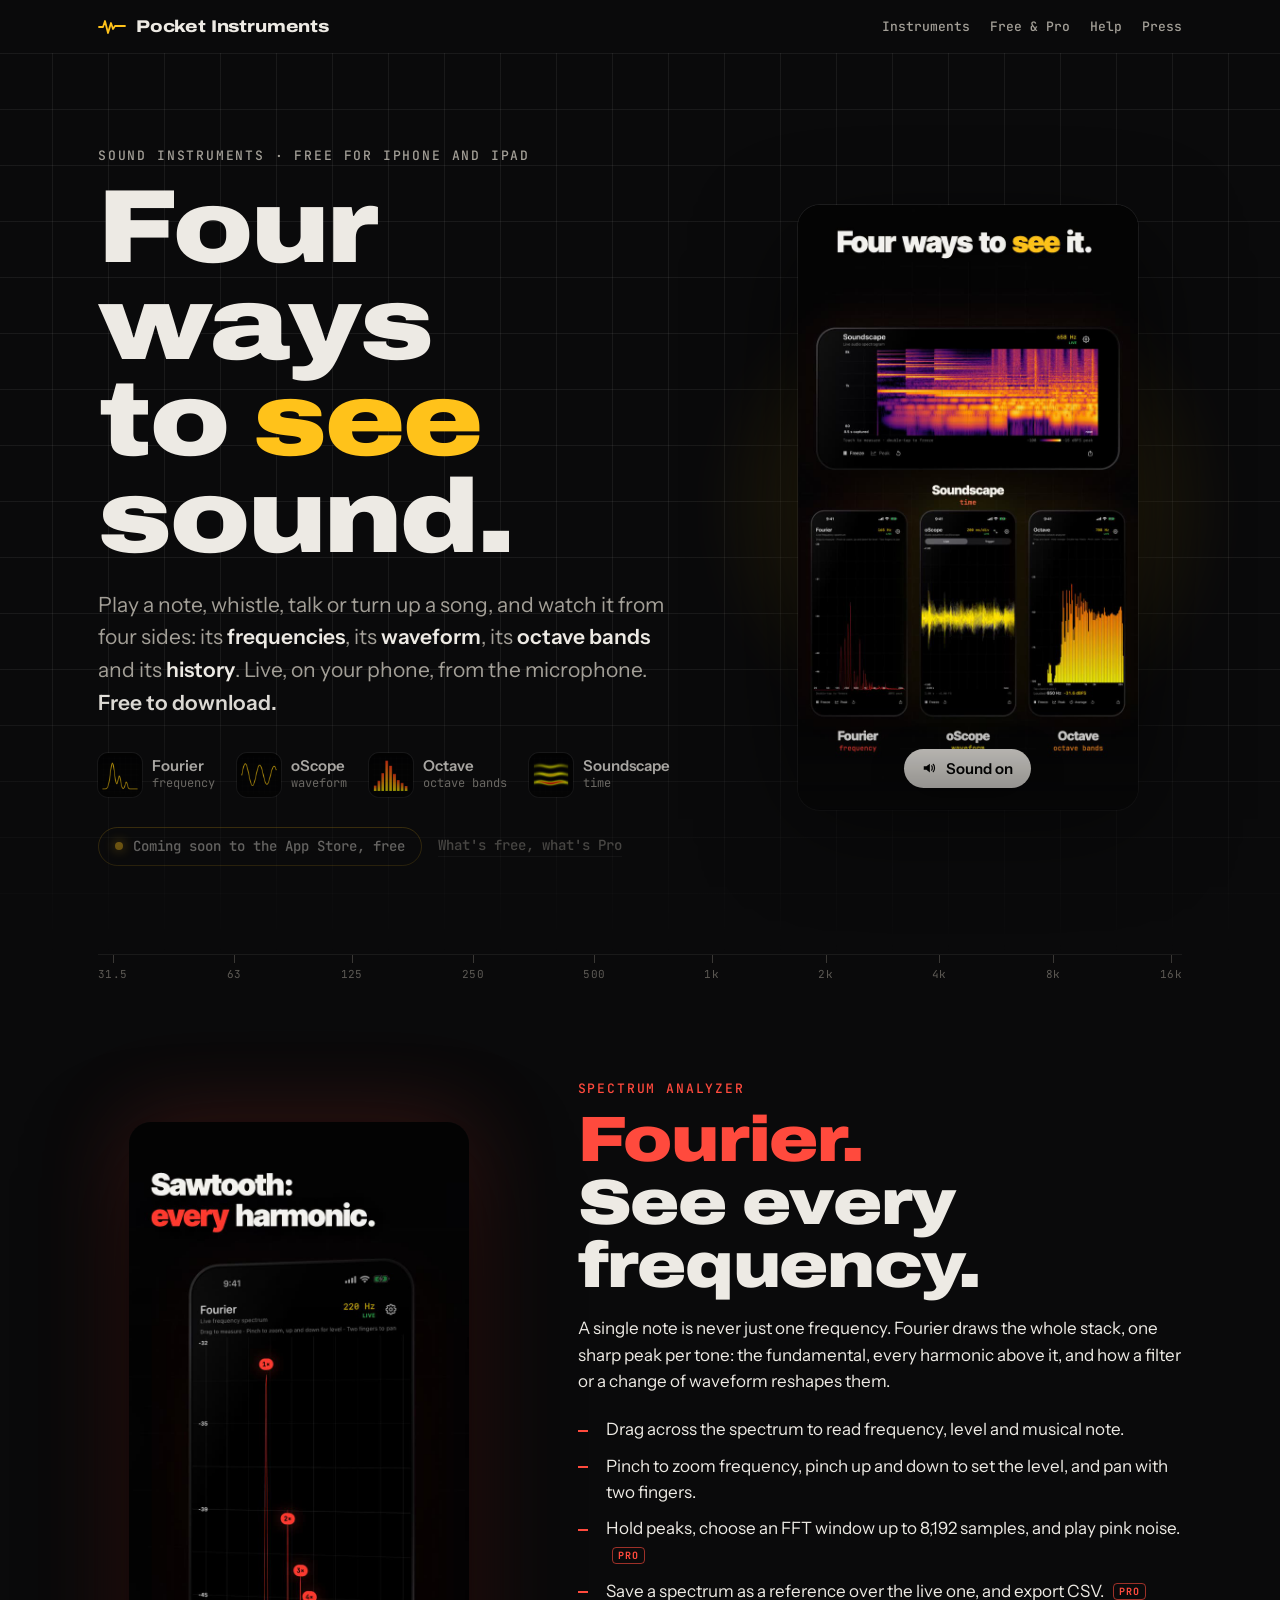
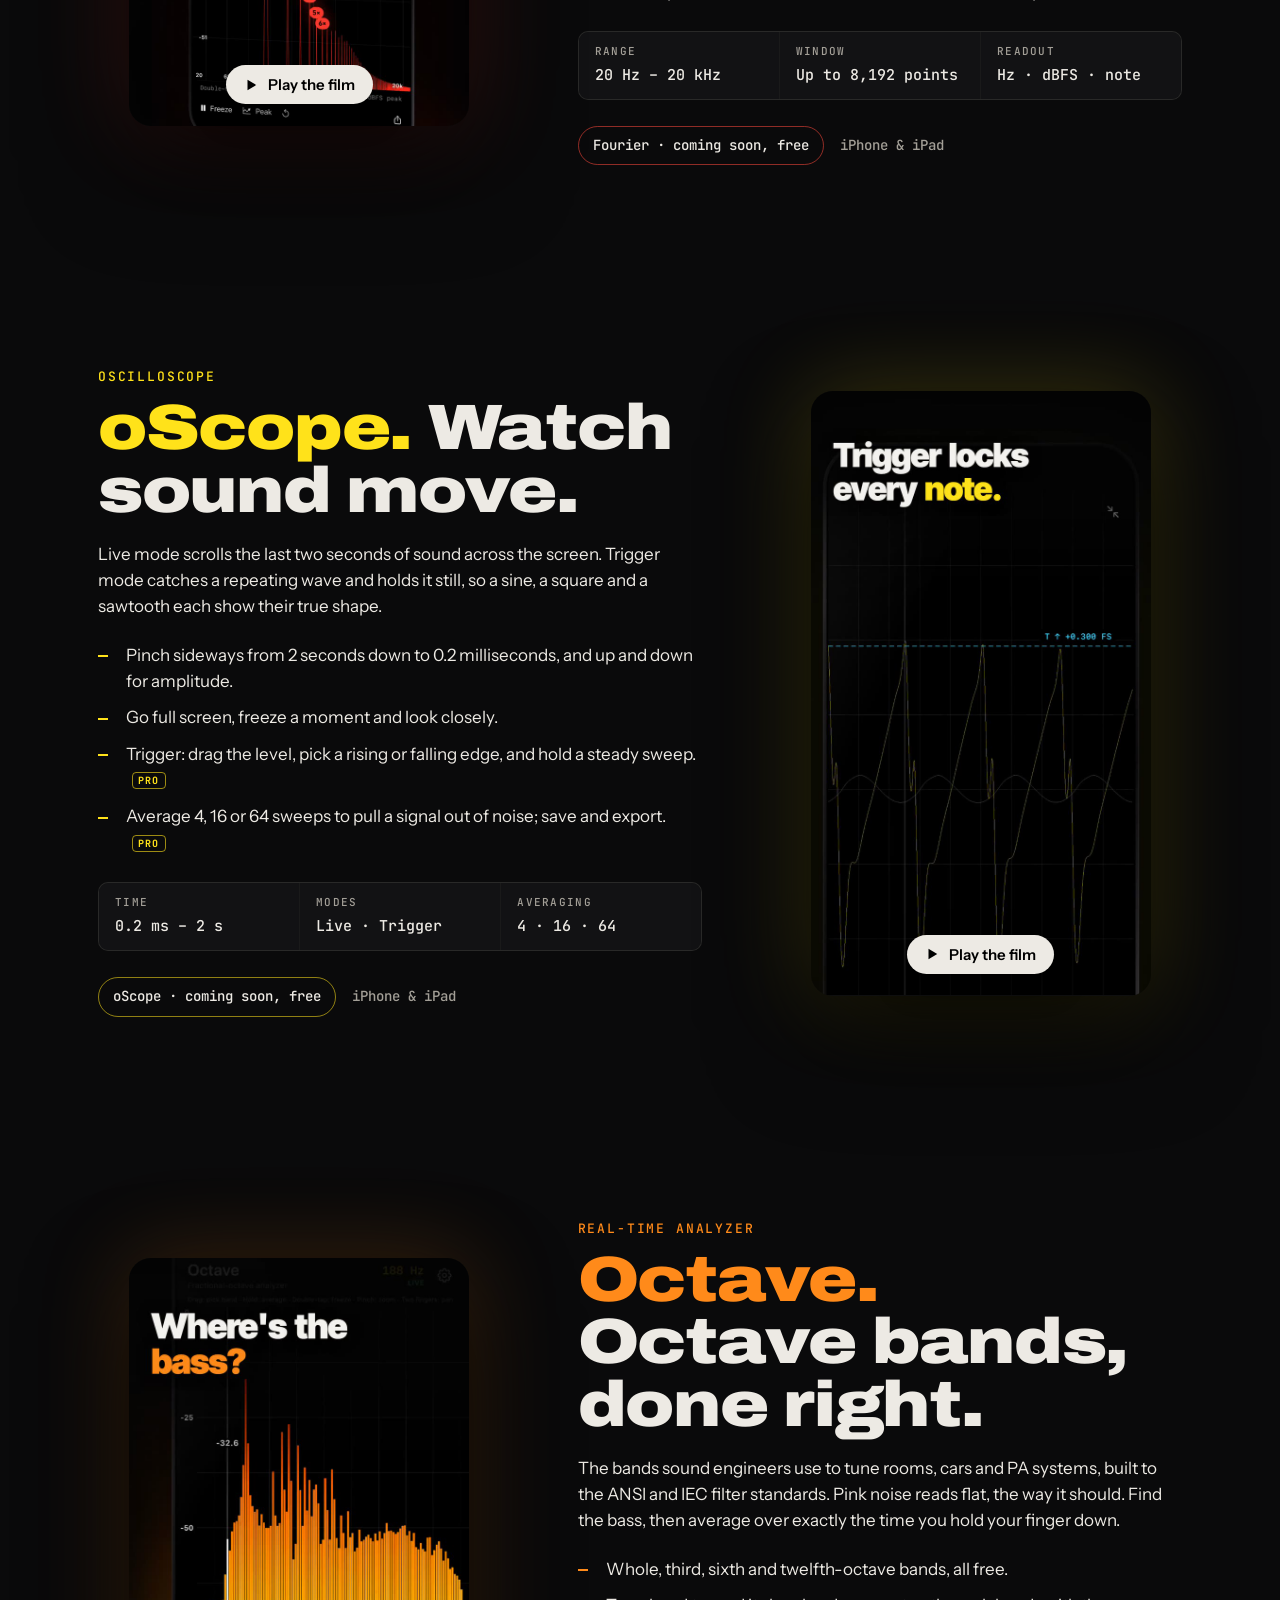
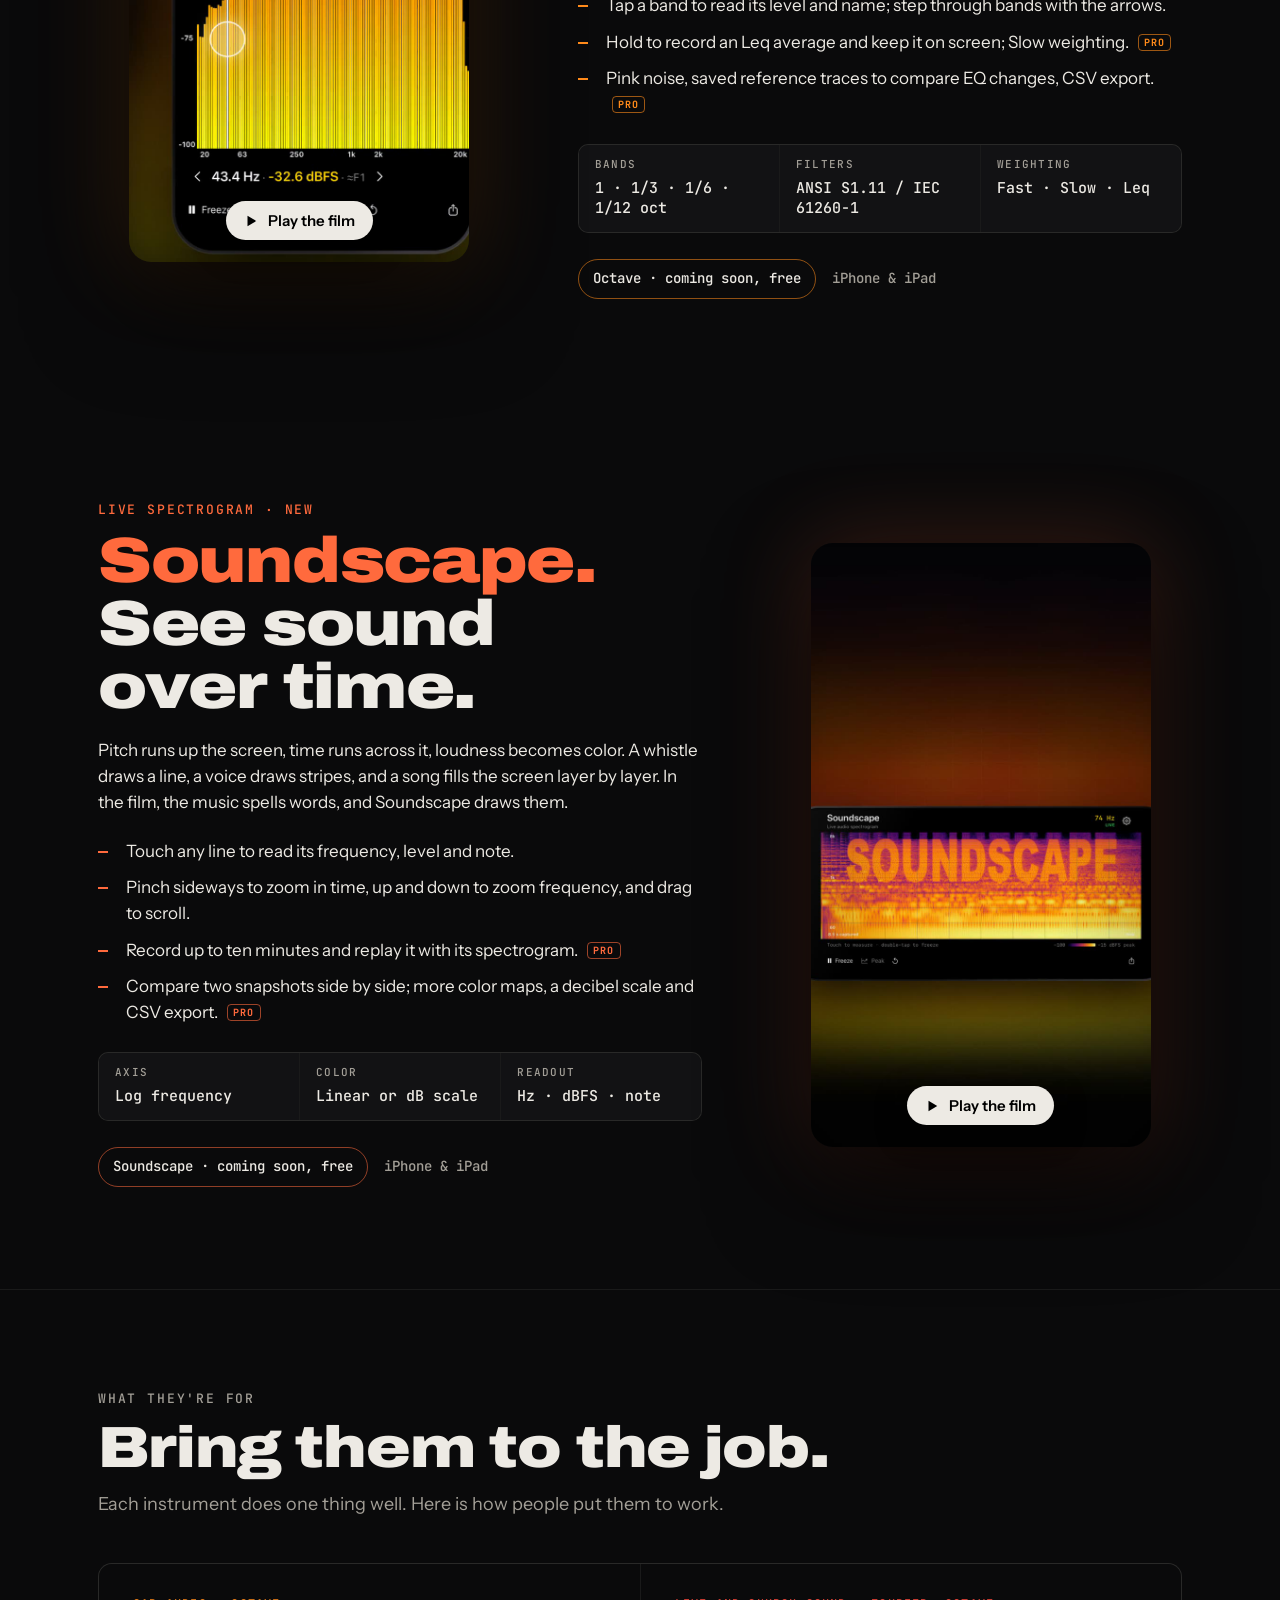
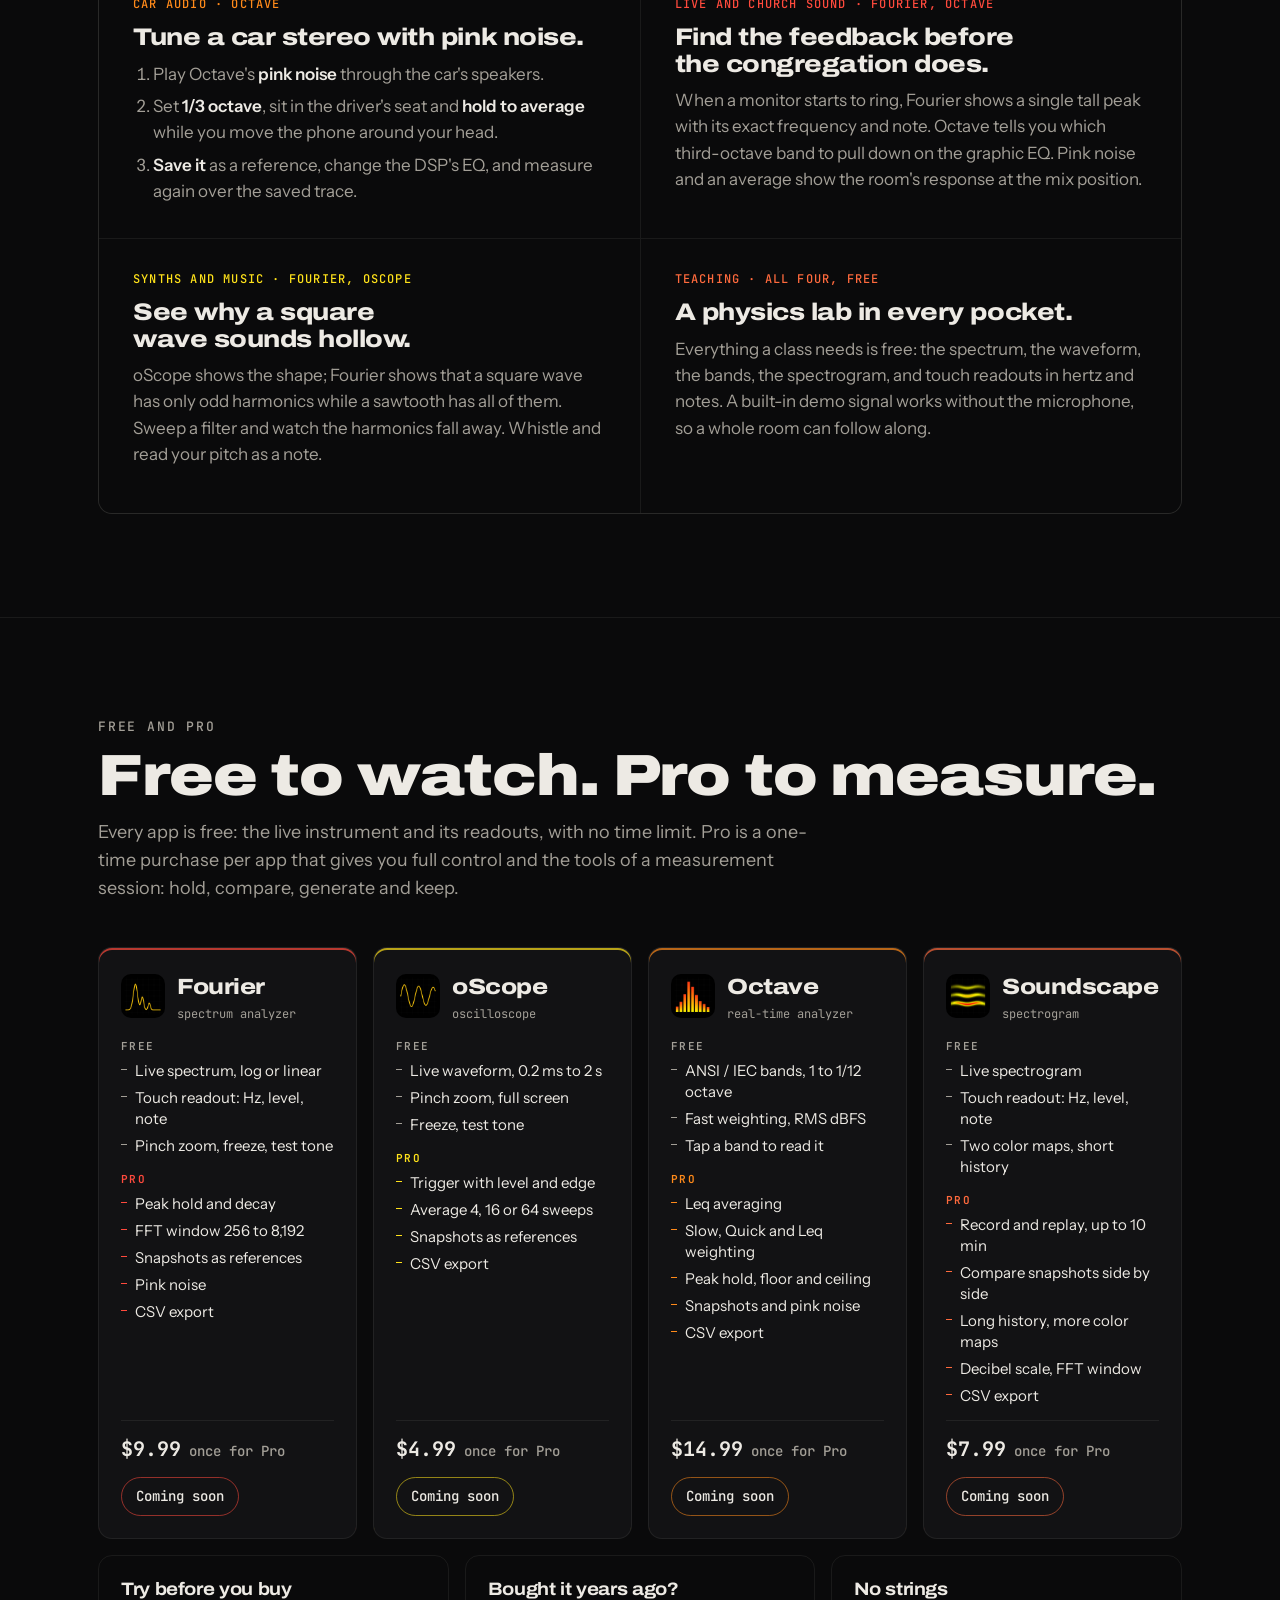
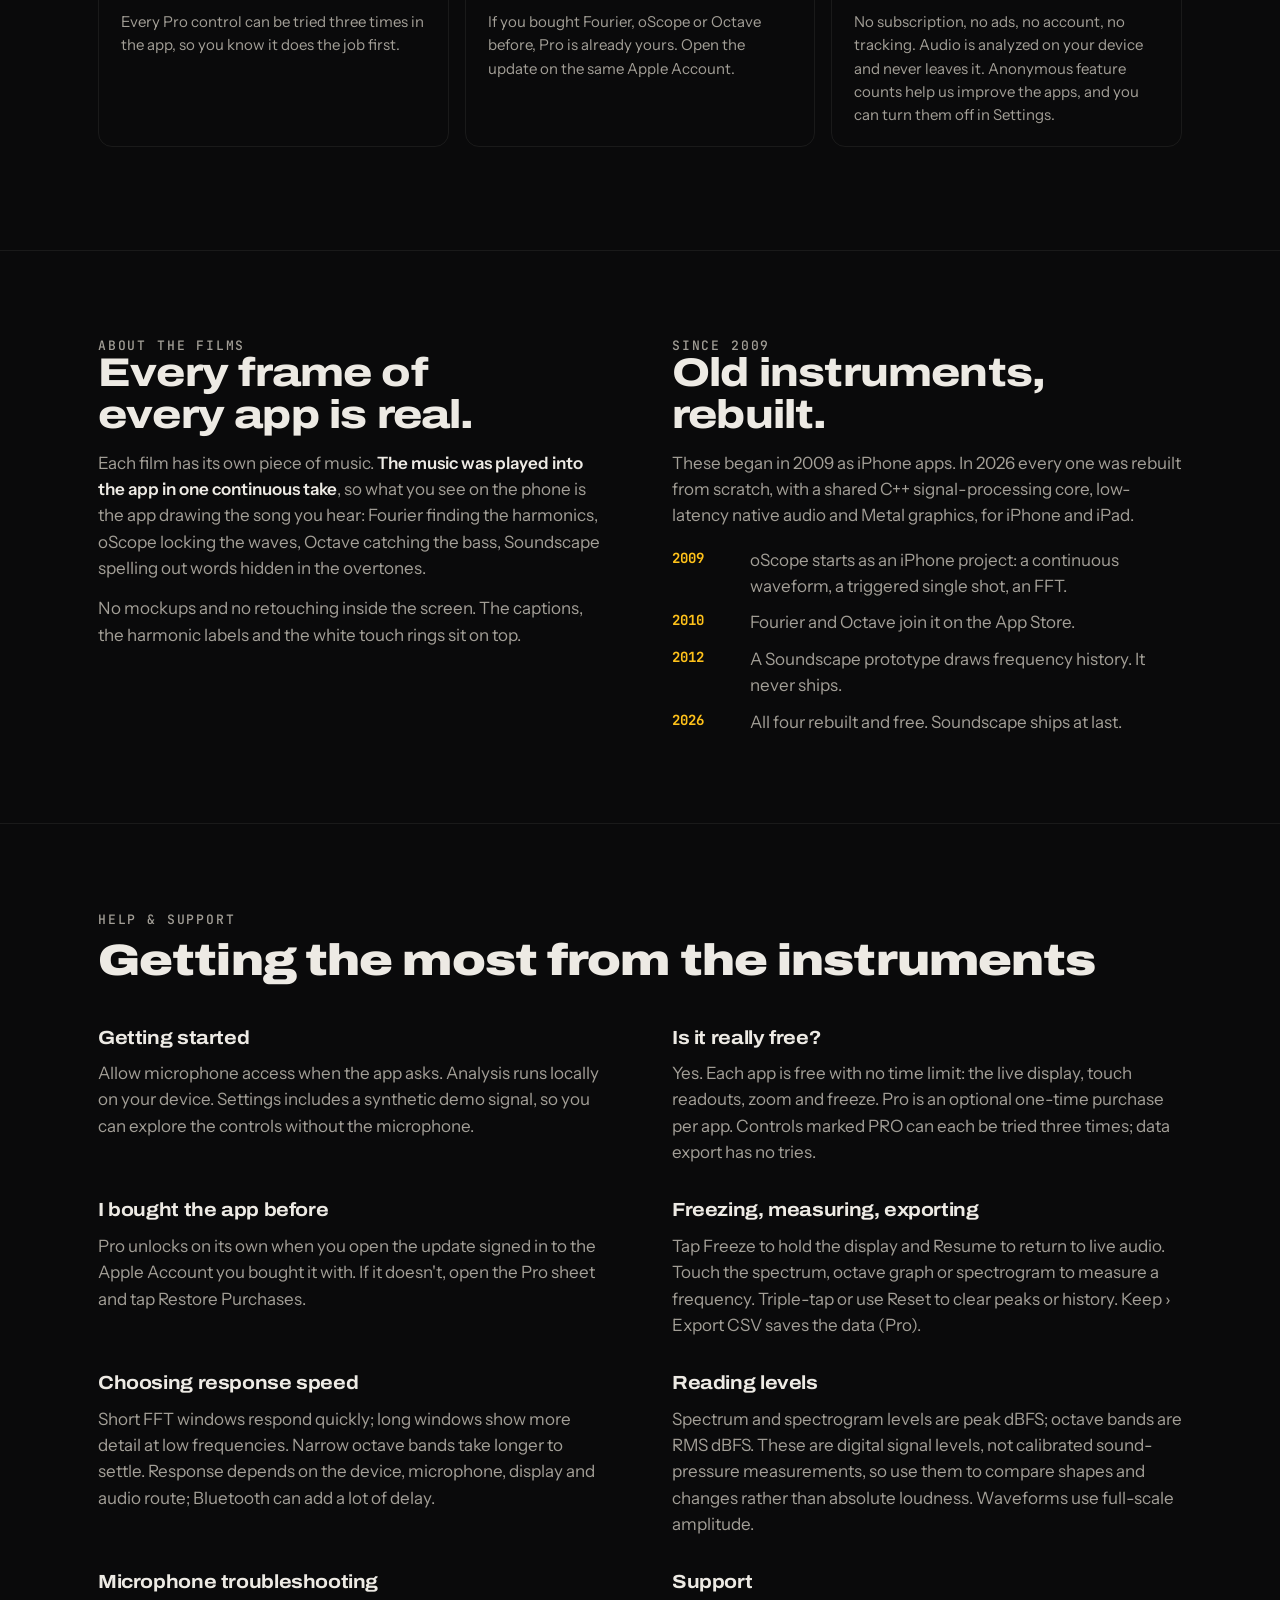
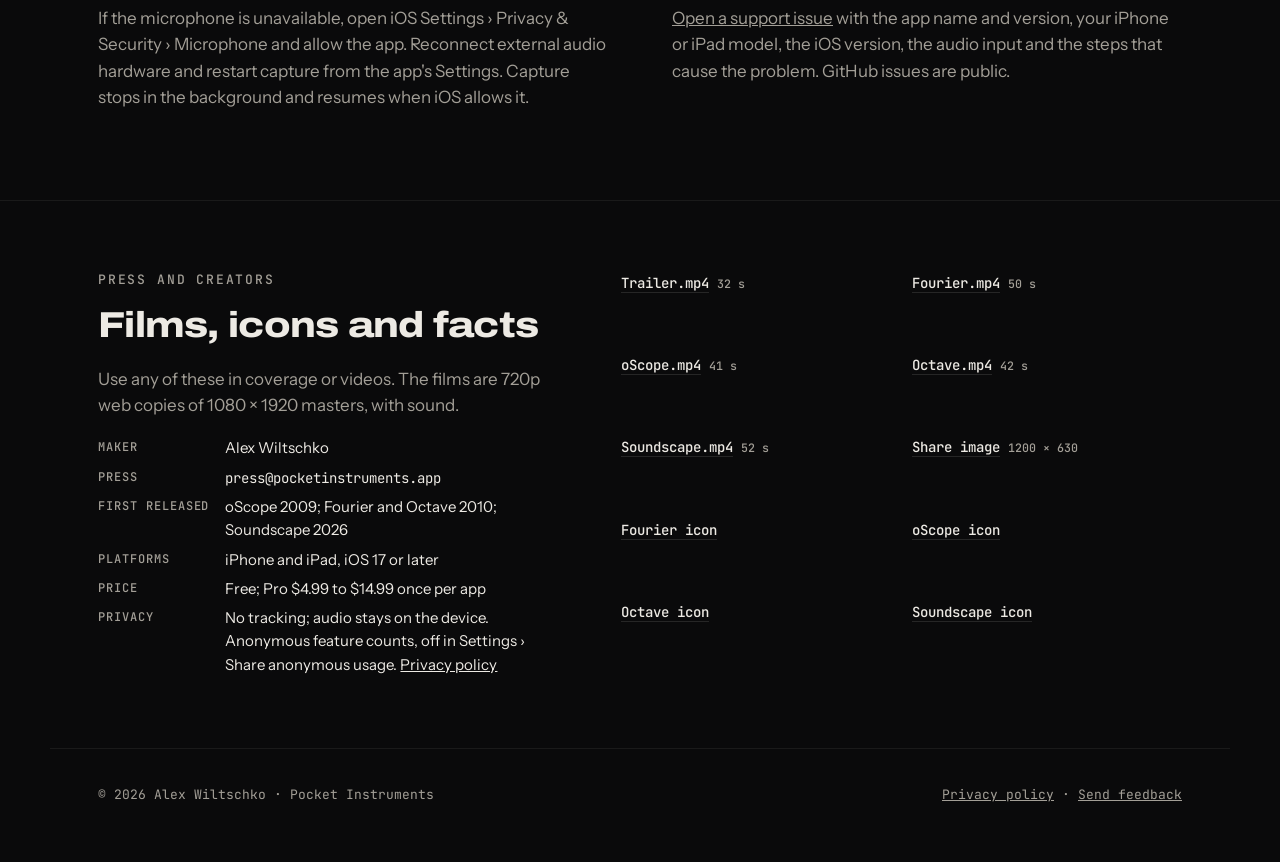
<file: audio-instruments/index.html>
<!doctype html>
<meta charset="utf-8">
<title>Pocket Instruments</title>
<link rel="canonical" href="https://pocketinstruments.app/">
<script>location.replace('../' + location.search + location.hash)</script>
<meta http-equiv="refresh" content="0; url=../">
<a href="../">Pocket Instruments</a>
</file>
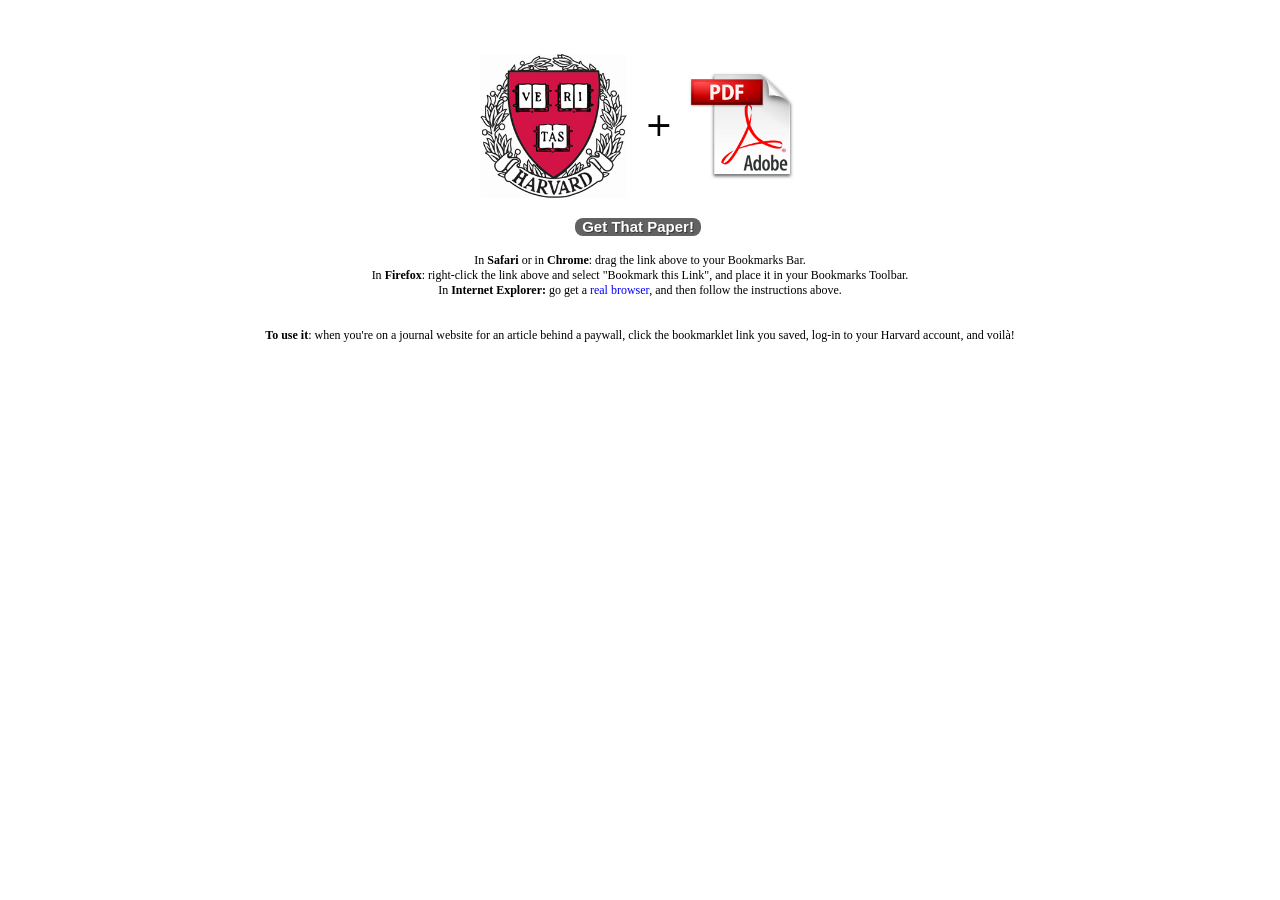
<file: bookmarklet.html>
<!DOCTYPE html PUBLIC "-//W3C//DTD XHTML 1.0 Transitional//EN" "http://www.w3.org/TR/xhtml1/DTD/xhtml1-transitional.dtd">
<html xmlns="http://www.w3.org/1999/xhtml">
<head>
<meta http-equiv="Content-Type" content="text/html; charset=UTF-8" />
<title>Get that Paper, A Harvard Bookmarklet</title>
<style type="text/css">

a {
	text-decoration:none;
	color: #00F;
}
.centered {
	position: relative;
	width: 100%;
	height: 100%;
	text-align: center;
	text-decoration: none;
}

.bookmarklet a {
	color: #FFF;
	text-decoration: none;
}

</style>
</head>

<body>                    
                    <div class="centered">
                      <div>
                        <p><br />
                        <br />
                        <img src="images/bookmarklet.png" width="326" height="148" /><br />
                        <br />
                      <span style="font-family: Helvetica, Arial, sans-serif; font-size: 14px;"><span style="color: #ffffff; font-family: 'Lucida Grande', Verdana, sans-serif; font-size: small;"> <span class="bookmarklet" style="display: inline-block; font-size: 15px; border-top-left-radius: 8px 8px; border-top-right-radius: 8px 8px; border-bottom-right-radius: 8px 8px; border-bottom-left-radius: 8px 8px; background-color: #626262; padding-right: 7px; padding-bottom: 1px; padding-left: 7px; text-shadow: #3b3b3b 1px 1px 0px; min-width: 62px; text-align: center; vertical-align: 2px; text-decoration: none;"><strong><a href="javascript:function go(){ window.location = window.location.protocol+'//'+window.location.host+'.ezp-prod1.hul.harvard.edu'+window.location.pathname+window.location.search;}go();void(0);e">Get That Paper!</a></strong></span></span>&nbsp;</p>
                        <p><span style="vertical-align: 2px;"><span style="font-size: 12px;">In <strong>Safari</strong> or in <strong>Chrome</strong>: drag the link above to your Bookmarks Bar.<br />
                        In <strong>Firefox</strong>: right-click the link above and select "Bookmark this Link", and place it in your Bookmarks Toolbar.<br />
                        In <strong>Internet Explorer:</strong> go get a <a href="http://www.google.com/chrome/intl/en/landing_chrome_mac.html?hl=en">real</a> <a href="http://www.mozilla.com/en-US/firefox/firefox.html?from=getfirefox">browser</a>, and then follow the instructions above.<br />
                        <br />
                        <br />
                        <strong>To use it</strong>: when you're on a journal website for an article behind a paywall, click the bookmarklet link you saved, log-in to your Harvard account, and voilà! </span></span></p>
                      </div>
                    </div>

</body>
</html>
</file>
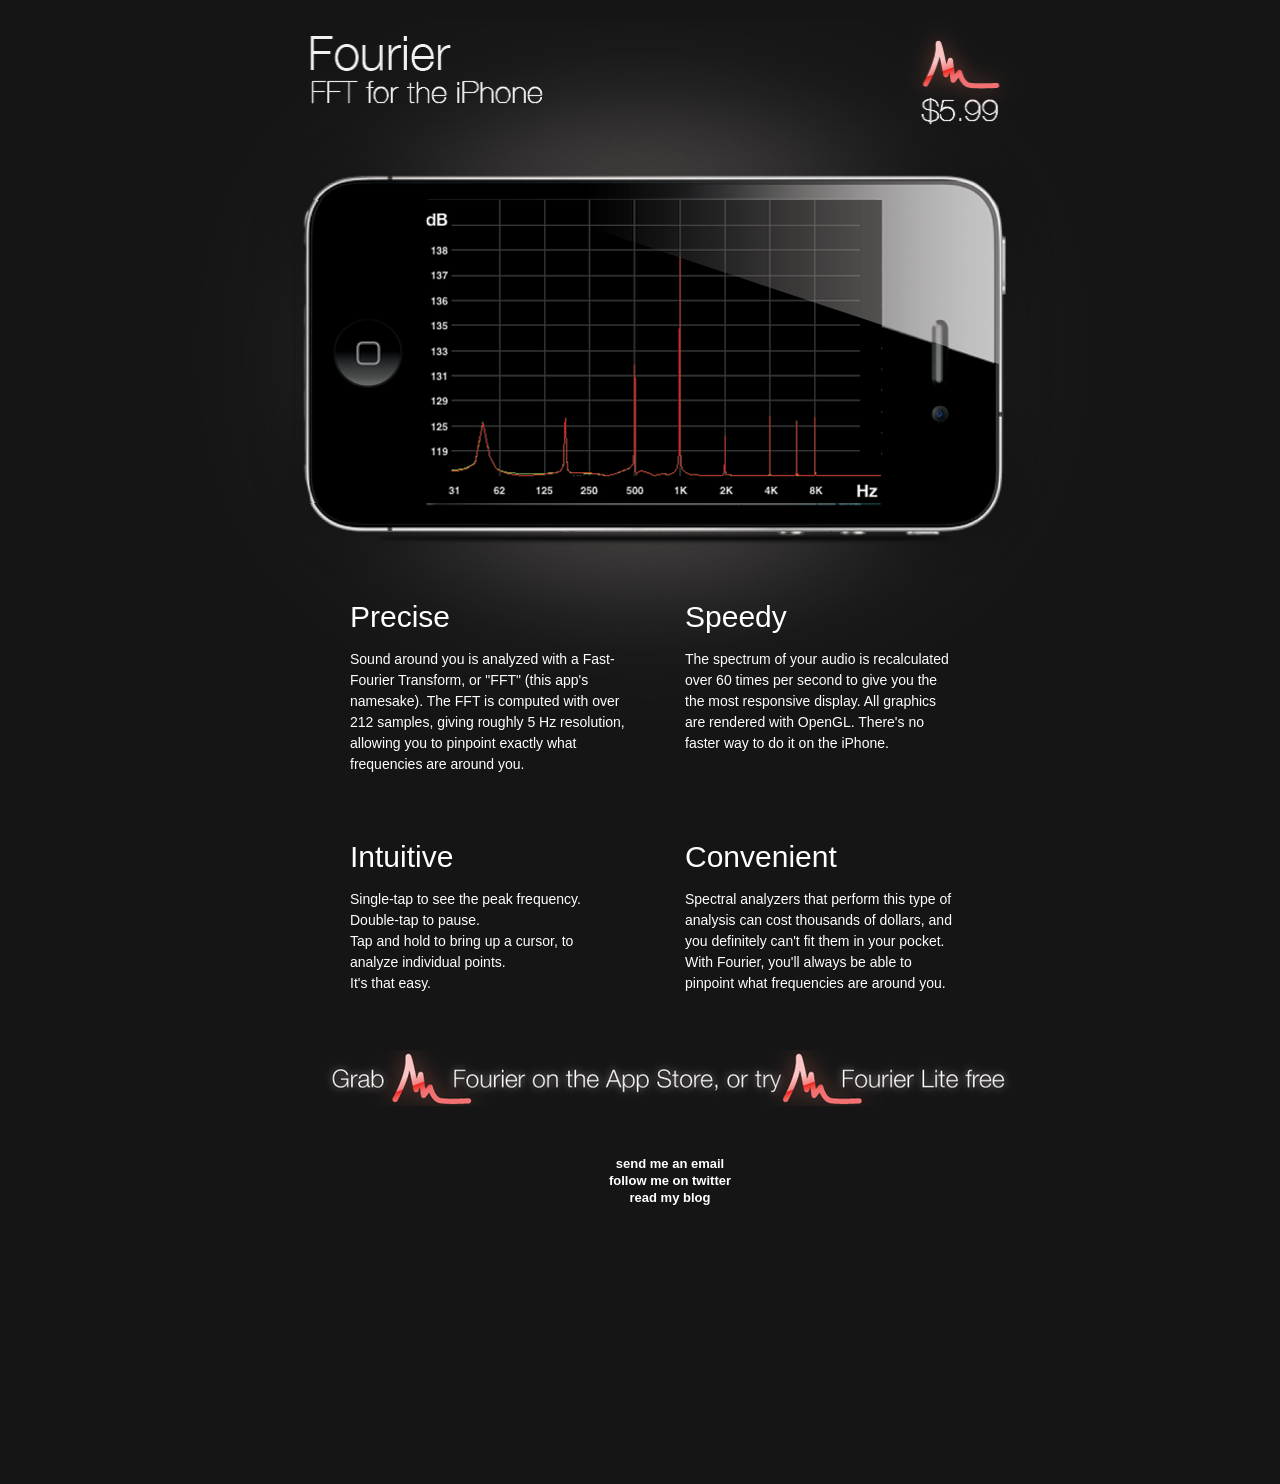
<file: fourier.html>
<!DOCTYPE html PUBLIC "-//W3C//DTD XHTML 1.0 Transitional//EN" "http://www.w3.org/TR/xhtml1/DTD/xhtml1-transitional.dtd">
<html xmlns="http://www.w3.org/1999/xhtml"><!-- InstanceBegin template="/Templates/template.dwt" codeOutsideHTMLIsLocked="false" -->
<head>
<meta http-equiv="Content-Type" content="text/html; charset=UTF-8" />
<!-- InstanceBeginEditable name="doctitle" -->
<title>Fourier: FFT for the iPhone</title>
<!-- InstanceEndEditable -->
<style type="text/css">
body {
	background-color: #151515;
	margin-top: 20px;
	text-align: center;
	font-family: Helvetica Neue, Helvetica, Arial, sans-serif;
	color:#FFF;
	margin-bottom: 50px;
	}
#contentContainer {
	width: 700px;
	display: block;
	margin-left: auto;
	margin-right: auto;
	position: relative;
	top: -150px;
	left: 30px;
}

.contentSection {
	height: 180px;
	width: 275px;
	text-align: left;
	display: inline;
	font-size:16px;
	float: left;
	margin: 30px;
}

.contentHeader {
	font-size: 30px;
	margin-bottom: 15px;
	font-weight:lighter;
}

.contentBody {
	font-size: 14px;
	line-height: 1.5;
}

#footer {
	float: left;
	width: 100%;
	font-size: 13px;
	line-height: 1.3;
	font-weight: lighter;
	margin-top: 50px;
	margin-bottom: 60px;
}

a {
	color: white;
	text-decoration: none;
	font-weight: bold;
}

.centeredImageContainer {
	float: left;
	width: 100%;
}
</style>
<!-- InstanceBeginEditable name="head" -->
<!-- InstanceEndEditable -->
</head>

<body>
<table border="0" align="center" cellpadding="0" cellspacing="0">
  <tr>
  	<td rowspan="4"><img src="images/Octave_Slice_02.png" width="134" height="629" /></td>
    <td><!-- InstanceBeginEditable name="TitleImage" --><img src="images/Fourier_Slice_03.png" width="257" height="117" alt="Octave" /><!-- InstanceEndEditable --><img src="images/Octave_Slice_04.png" width="332" height="117" /><!-- InstanceBeginEditable name="ProductImage" --><img src="images/Fourier_Slice_05.png" width="135" height="117" alt="Grab Octave on the App Store" /><!-- InstanceEndEditable --></td>
    <td rowspan="4"><img src="images/Octave_Slice_06.png" width="102" height="629" /></td>
  </tr>
  <tr>
    <td><img src="images/Octave_Slice_07.png" width="724" height="63" /></td>
  </tr>
  <tr>
    <td><img src="images/Octave_Slice_08.png" width="129" height="303" /><!-- InstanceBeginEditable name="Screenshot" --><img src="images/Fourier_Slice_10.png" width="459" height="303" alt="Octave" /><!-- InstanceEndEditable --><img src="images/Octave_Slice_11.png" width="135" height="303" /></td>
  </tr>
  <tr>
    <td><img src="images/Octave_Slice_12.png" width="724" height="146" /></td>
  </tr>
  <tr>
    <td colspan="3"><img src="images/Octave_Slice_13.png" width="960" height="71" /></td>
  </tr>
</table>
<div id="contentContainer"><!-- InstanceBeginRepeat name="RepeatingDescription" --><!-- InstanceBeginRepeatEntry --> <!-- InstanceBeginEditable name="Description" -->
<div class="contentSection">
  <div class="contentHeader">Precise</div>
  <div class="contentBody">Sound around you is analyzed with a Fast-Fourier Transform, or &quot;FFT&quot; (this app's namesake). The FFT is computed with over 212 samples, giving roughly 5 Hz resolution, allowing you to pinpoint exactly what frequencies are around you.</div>
</div>
<!-- InstanceEndEditable --><!-- InstanceEndRepeatEntry --><!-- InstanceBeginRepeatEntry --> <!-- InstanceBeginEditable name="Description" -->
<div class="contentSection">
  <div class="contentHeader">Speedy</div>
  <div class="contentBody">The spectrum of your audio is recalculated over 60 times per second to give you the the most responsive display. All graphics are rendered with OpenGL. There's no faster way to do it on the iPhone.</div>
</div>
<!-- InstanceEndEditable --><!-- InstanceEndRepeatEntry --><!-- InstanceBeginRepeatEntry --> <!-- InstanceBeginEditable name="Description" -->
<div class="contentSection">
  <div class="contentHeader">Intuitive</div>
  <div class="contentBody">Single-tap to see the peak frequency.<br />
    Double-tap to pause.<br />
    Tap and hold to bring up a cursor, to analyze individual points.<br />
    It's that easy.</div>
</div>
<!-- InstanceEndEditable --><!-- InstanceEndRepeatEntry --><!-- InstanceBeginRepeatEntry --> <!-- InstanceBeginEditable name="Description" -->
<div class="contentSection">
  <div class="contentHeader">Convenient</div>
  <div class="contentBody">Spectral analyzers that perform this type of analysis can cost thousands of dollars, and you definitely can't fit them in your pocket. With Fourier, you'll always be able to pinpoint what frequencies are around you.</div>
</div>
<!-- InstanceEndEditable --><!-- InstanceEndRepeatEntry --><!-- InstanceEndRepeat -->


<!-- InstanceBeginEditable name="Postdescription" -->
<div class="centeredImageContainer"> <img src="images/GrabFourier.png" alt="Grab Octave" width="700" height="56" border="0" usemap="#Map" />
  <map name="Map" id="Map">
    <area shape="rect" coords="4,3,396,54" href="#" alt="Grab Octave on the App Store" />
    <area shape="rect" coords="400,3,697,56" href="#" alt="try Octave Lite for free" />
  </map>
</div>
<!-- InstanceEndEditable -->


<div id="footer">
    <a href="mailto:alex.bw@gmail.com">send me an email</a><br />
	<a href="http://twitter.com/awiltsch" target="_blank">follow me on twitter</a><br />
	<a href="http://alexbw.posterous.com" target="_blank">read my blog</a><br /><br /><br /><br /><br />
    </div>
</div>

</body>
<!-- InstanceEnd --></html>
</file>
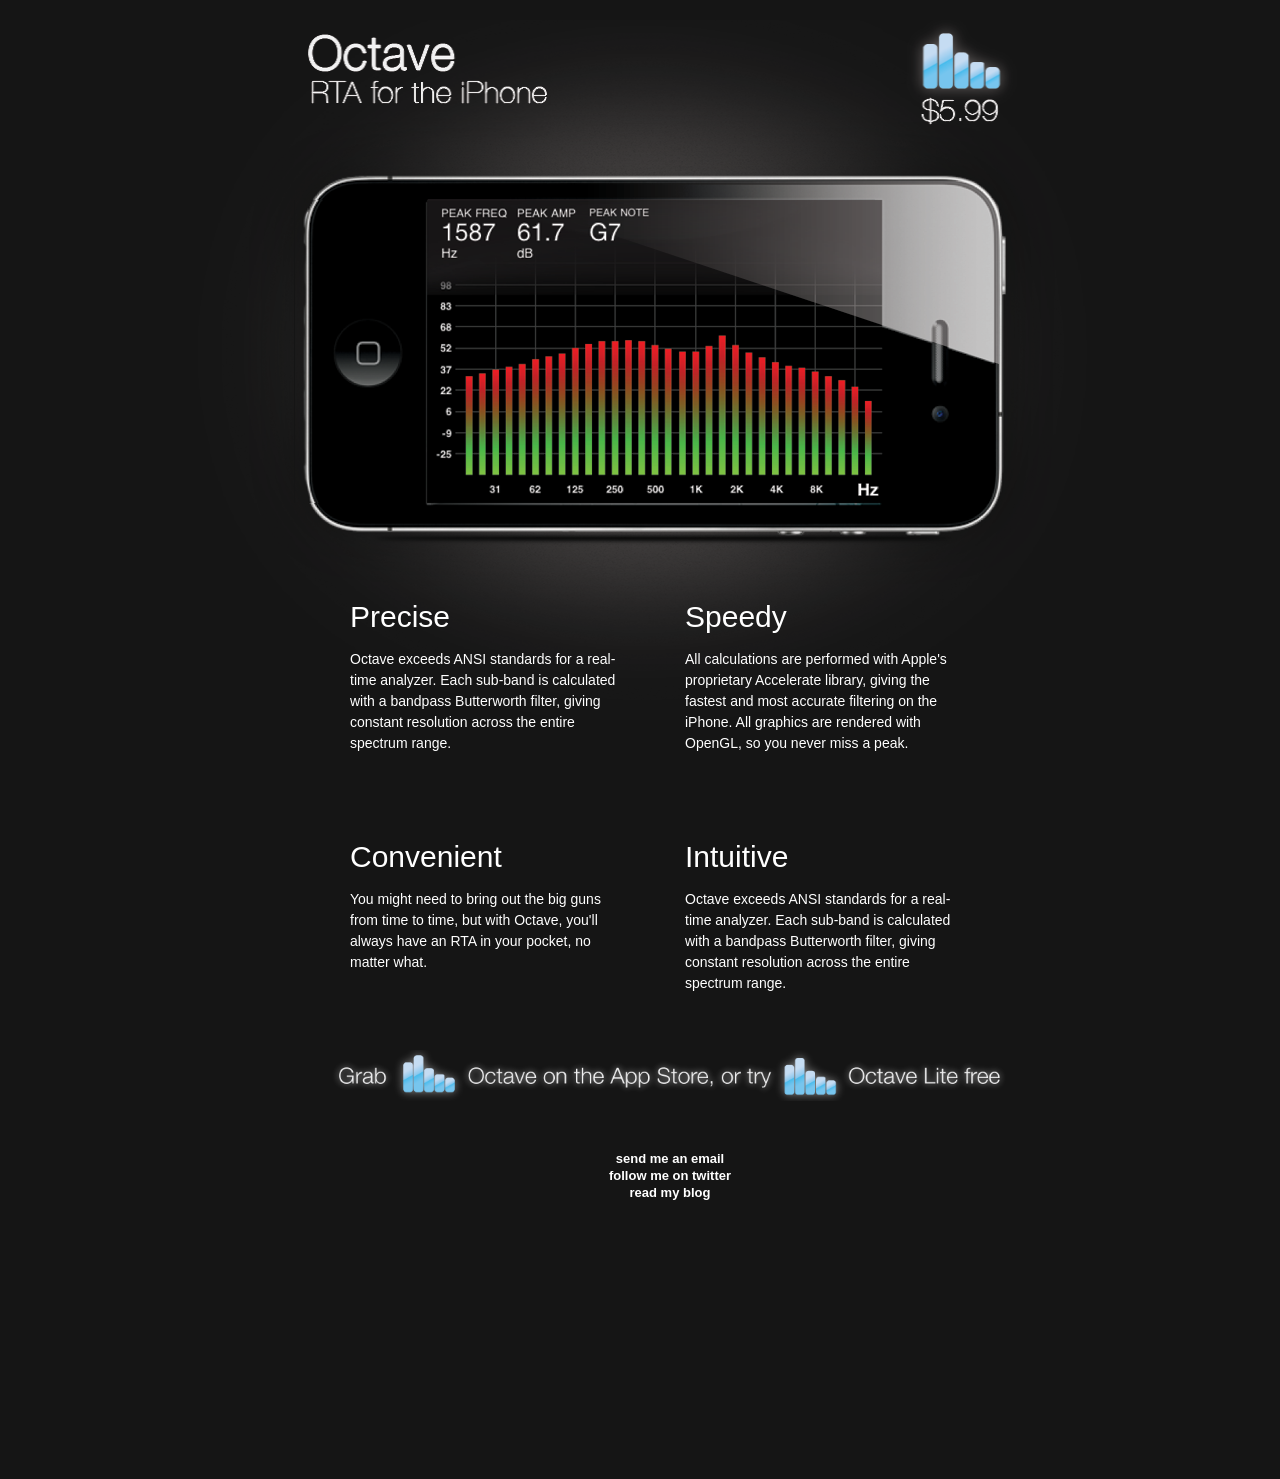
<file: octave.html>
<!DOCTYPE html PUBLIC "-//W3C//DTD XHTML 1.0 Transitional//EN" "http://www.w3.org/TR/xhtml1/DTD/xhtml1-transitional.dtd">
<html xmlns="http://www.w3.org/1999/xhtml"><!-- InstanceBegin template="/Templates/template.dwt" codeOutsideHTMLIsLocked="false" -->
<head>
<meta http-equiv="Content-Type" content="text/html; charset=UTF-8" />
<!-- InstanceBeginEditable name="doctitle" -->
<title>Octave: An RTA for the iPhone</title>
<!-- InstanceEndEditable -->
<style type="text/css">
body {
	background-color: #151515;
	margin-top: 20px;
	text-align: center;
	font-family: Helvetica Neue, Helvetica, Arial, sans-serif;
	color:#FFF;
	margin-bottom: 50px;
	}
#contentContainer {
	width: 700px;
	display: block;
	margin-left: auto;
	margin-right: auto;
	position: relative;
	top: -150px;
	left: 30px;
}

.contentSection {
	height: 180px;
	width: 275px;
	text-align: left;
	display: inline;
	font-size:16px;
	float: left;
	margin: 30px;
}

.contentHeader {
	font-size: 30px;
	margin-bottom: 15px;
	font-weight:lighter;
}

.contentBody {
	font-size: 14px;
	line-height: 1.5;
}

#footer {
	float: left;
	width: 100%;
	font-size: 13px;
	line-height: 1.3;
	font-weight: lighter;
	margin-top: 50px;
	margin-bottom: 60px;
}

a {
	color: white;
	text-decoration: none;
	font-weight: bold;
}

.centeredImageContainer {
	float: left;
	width: 100%;
}
</style>
<!-- InstanceBeginEditable name="head" -->
<!-- InstanceEndEditable -->
</head>

<body>
<table border="0" align="center" cellpadding="0" cellspacing="0">
  <tr>
  	<td rowspan="4"><img src="images/Octave_Slice_02.png" width="134" height="629" /></td>
    <td><!-- InstanceBeginEditable name="TitleImage" --><img src="images/Octave_Slice_03.png" width="257" height="117" alt="Octave" /><!-- InstanceEndEditable --><img src="images/Octave_Slice_04.png" width="332" height="117" /><!-- InstanceBeginEditable name="ProductImage" --><img src="images/Octave_Slice_05.png" width="135" height="117" alt="Grab Octave on the App Store" /><!-- InstanceEndEditable --></td>
    <td rowspan="4"><img src="images/Octave_Slice_06.png" width="102" height="629" /></td>
  </tr>
  <tr>
    <td><img src="images/Octave_Slice_07.png" width="724" height="63" /></td>
  </tr>
  <tr>
    <td><img src="images/Octave_Slice_08.png" width="129" height="303" /><!-- InstanceBeginEditable name="Screenshot" --><img src="images/Octave_Slice_10.png" width="459" height="303" alt="Octave" /><!-- InstanceEndEditable --><img src="images/Octave_Slice_11.png" width="135" height="303" /></td>
  </tr>
  <tr>
    <td><img src="images/Octave_Slice_12.png" width="724" height="146" /></td>
  </tr>
  <tr>
    <td colspan="3"><img src="images/Octave_Slice_13.png" width="960" height="71" /></td>
  </tr>
</table>
<div id="contentContainer"><!-- InstanceBeginRepeat name="RepeatingDescription" --><!-- InstanceBeginRepeatEntry --> <!-- InstanceBeginEditable name="Description" -->
<div class="contentSection">
  <div class="contentHeader">Precise</div>
  <div class="contentBody">Octave exceeds ANSI standards for a real-time analyzer. Each sub-band is calculated with a bandpass Butterworth filter, giving constant resolution across the entire spectrum range. </div>
</div>
<!-- InstanceEndEditable --><!-- InstanceEndRepeatEntry --><!-- InstanceBeginRepeatEntry --> <!-- InstanceBeginEditable name="Description" -->
<div class="contentSection">
  <div class="contentHeader">Speedy</div>
  <div class="contentBody">All calculations are performed with Apple's proprietary Accelerate library, giving the fastest and most accurate filtering on the iPhone. All graphics are rendered with OpenGL, so you never miss a peak.</div>
</div>
<!-- InstanceEndEditable --><!-- InstanceEndRepeatEntry --><!-- InstanceBeginRepeatEntry --> <!-- InstanceBeginEditable name="Description" -->
<div class="contentSection">
  <div class="contentHeader">Convenient</div>
  <div class="contentBody"> You might need to bring out the big guns from time to time, but with Octave, you'll always have an RTA in your pocket, no matter what.</div>
</div>
<!-- InstanceEndEditable --><!-- InstanceEndRepeatEntry --><!-- InstanceBeginRepeatEntry --> <!-- InstanceBeginEditable name="Description" -->
<div class="contentSection">
  <div class="contentHeader">Intuitive</div>
  <div class="contentBody">Octave exceeds ANSI standards for a real-time analyzer. Each sub-band is calculated with a bandpass Butterworth filter, giving constant resolution across the entire spectrum range. </div>
</div>
<!-- InstanceEndEditable --><!-- InstanceEndRepeatEntry --><!-- InstanceEndRepeat -->


<!-- InstanceBeginEditable name="Postdescription" -->
<div class="centeredImageContainer"> <img src="images/GrabOctave.png" alt="Grab Octave" width="700" height="51" border="0" usemap="#Map" />
  <map name="Map" id="Map">
    <area shape="rect" coords="4,3,397,48" href="#" alt="Grab Octave on the App Store" />
    <area shape="rect" coords="397,3,697,49" href="#" alt="try Octave Lite for free" />
  </map>
</div>
<!-- InstanceEndEditable -->


<div id="footer">
    <a href="mailto:alex.bw@gmail.com">send me an email</a><br />
	<a href="http://twitter.com/awiltsch" target="_blank">follow me on twitter</a><br />
	<a href="http://alexbw.posterous.com" target="_blank">read my blog</a><br /><br /><br /><br /><br />
    </div>
</div>

</body>
<!-- InstanceEnd --></html>
</file>
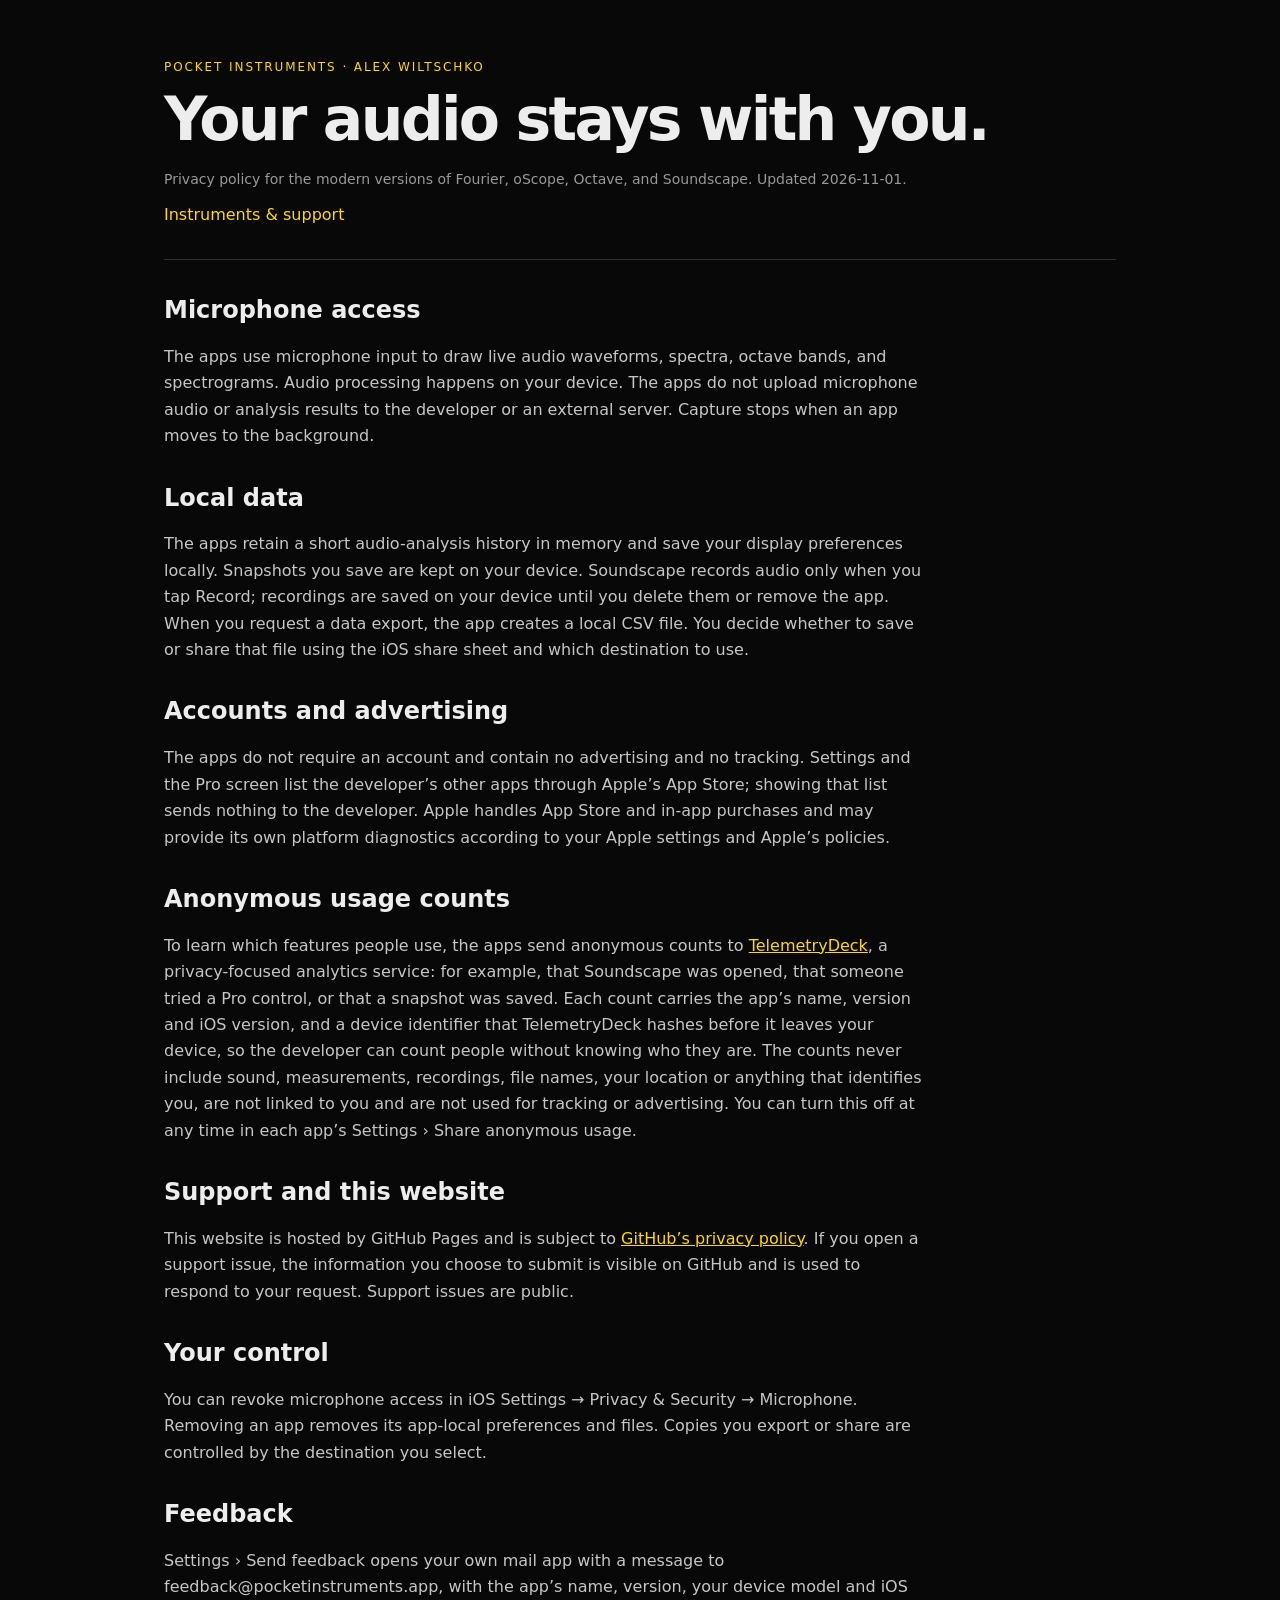
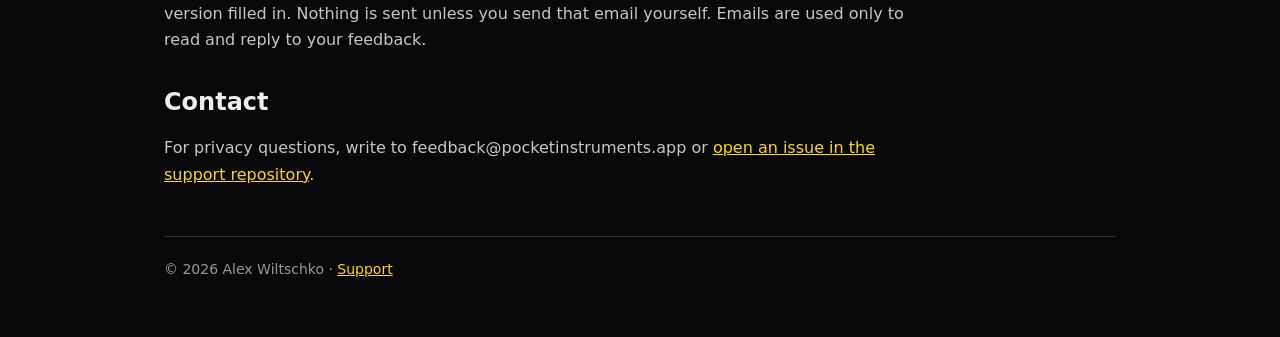
<file: privacy.html>
<!doctype html><html lang="en"><head><meta charset="utf-8"><meta name="viewport" content="width=device-width,initial-scale=1"><title>Privacy · Pocket Instruments</title><link rel="stylesheet" href="styles.css"></head><body><main><header><div class="eyebrow">Pocket Instruments · Alex Wiltschko</div><h1>Your audio stays with you.</h1><p class="meta">Privacy policy for the modern versions of Fourier, oScope, Octave, and Soundscape. Updated 2026-11-01.</p><nav><a href="index.html">Instruments &amp; support</a></nav></header><h2>Microphone access</h2><p>The apps use microphone input to draw live audio waveforms, spectra, octave bands, and spectrograms. Audio processing happens on your device. The apps do not upload microphone audio or analysis results to the developer or an external server. Capture stops when an app moves to the background.</p><h2>Local data</h2><p>The apps retain a short audio-analysis history in memory and save your display preferences locally. Snapshots you save are kept on your device. Soundscape records audio only when you tap Record; recordings are saved on your device until you delete them or remove the app. When you request a data export, the app creates a local CSV file. You decide whether to save or share that file using the iOS share sheet and which destination to use.</p><h2>Accounts and advertising</h2><p>The apps do not require an account and contain no advertising and no tracking. Settings and the Pro screen list the developer’s other apps through Apple’s App Store; showing that list sends nothing to the developer. Apple handles App Store and in-app purchases and may provide its own platform diagnostics according to your Apple settings and Apple’s policies.</p><h2>Anonymous usage counts</h2><p>To learn which features people use, the apps send anonymous counts to <a href="https://telemetrydeck.com/privacy/">TelemetryDeck</a>, a privacy-focused analytics service: for example, that Soundscape was opened, that someone tried a Pro control, or that a snapshot was saved. Each count carries the app’s name, version and iOS version, and a device identifier that TelemetryDeck hashes before it leaves your device, so the developer can count people without knowing who they are. The counts never include sound, measurements, recordings, file names, your location or anything that identifies you, are not linked to you and are not used for tracking or advertising. You can turn this off at any time in each app’s Settings › Share anonymous usage.</p><h2>Support and this website</h2><p>This website is hosted by GitHub Pages and is subject to <a href="https://docs.github.com/en/site-policy/privacy-policies/github-general-privacy-statement">GitHub’s privacy policy</a>. If you open a support issue, the information you choose to submit is visible on GitHub and is used to respond to your request. Support issues are public.</p><h2>Your control</h2><p>You can revoke microphone access in iOS Settings → Privacy &amp; Security → Microphone. Removing an app removes its app-local preferences and files. Copies you export or share are controlled by the destination you select.</p><h2>Feedback</h2><p>Settings › Send feedback opens your own mail app with a message to feedback@pocketinstruments.app, with the app’s name, version, your device model and iOS version filled in. Nothing is sent unless you send that email yourself. Emails are used only to read and reply to your feedback.</p><h2>Contact</h2><p>For privacy questions, write to feedback@pocketinstruments.app or <a href="https://github.com/alexbw/oScope-Website/issues/new">open an issue in the support repository</a>.</p><footer>© 2026 Alex Wiltschko · <a href="index.html">Support</a></footer></main></body></html>
</file>
<file: styles.css>
:root{color-scheme:dark;font-family:system-ui,-apple-system,sans-serif;background:#080808;color:#ededed}*{box-sizing:border-box}body{margin:0}main{max-width:1000px;margin:auto;padding:60px 24px}header{border-bottom:1px solid #303030;padding-bottom:35px;margin-bottom:36px}h1{font-size:clamp(34px,6vw,60px);letter-spacing:-.045em;margin:10px 0}h2{font-size:24px;margin-top:34px}p,li{line-height:1.65;color:#c6c6c6;max-width:760px}a{color:#ffd900}nav{display:flex;gap:24px;flex-wrap:wrap}nav a{text-decoration:none}.eyebrow{color:#ffd900;text-transform:uppercase;letter-spacing:.16em;font-size:12px}.cards{display:grid;grid-template-columns:repeat(2,1fr);gap:20px}.card{border:1px solid #303030;background:#0e0e0e;padding:24px;border-radius:16px}.card img{width:96px;height:96px;float:right;margin-left:16px;border-radius:20px}.card h2{margin-top:0}.status{color:#ffd900}.meta{font-size:14px;color:#999}footer{border-top:1px solid #303030;margin-top:48px;padding-top:24px;color:#999;font-size:14px}@media(max-width:650px){main{padding-top:32px}.cards{grid-template-columns:1fr}.card img{width:72px;height:72px}}
</file>
